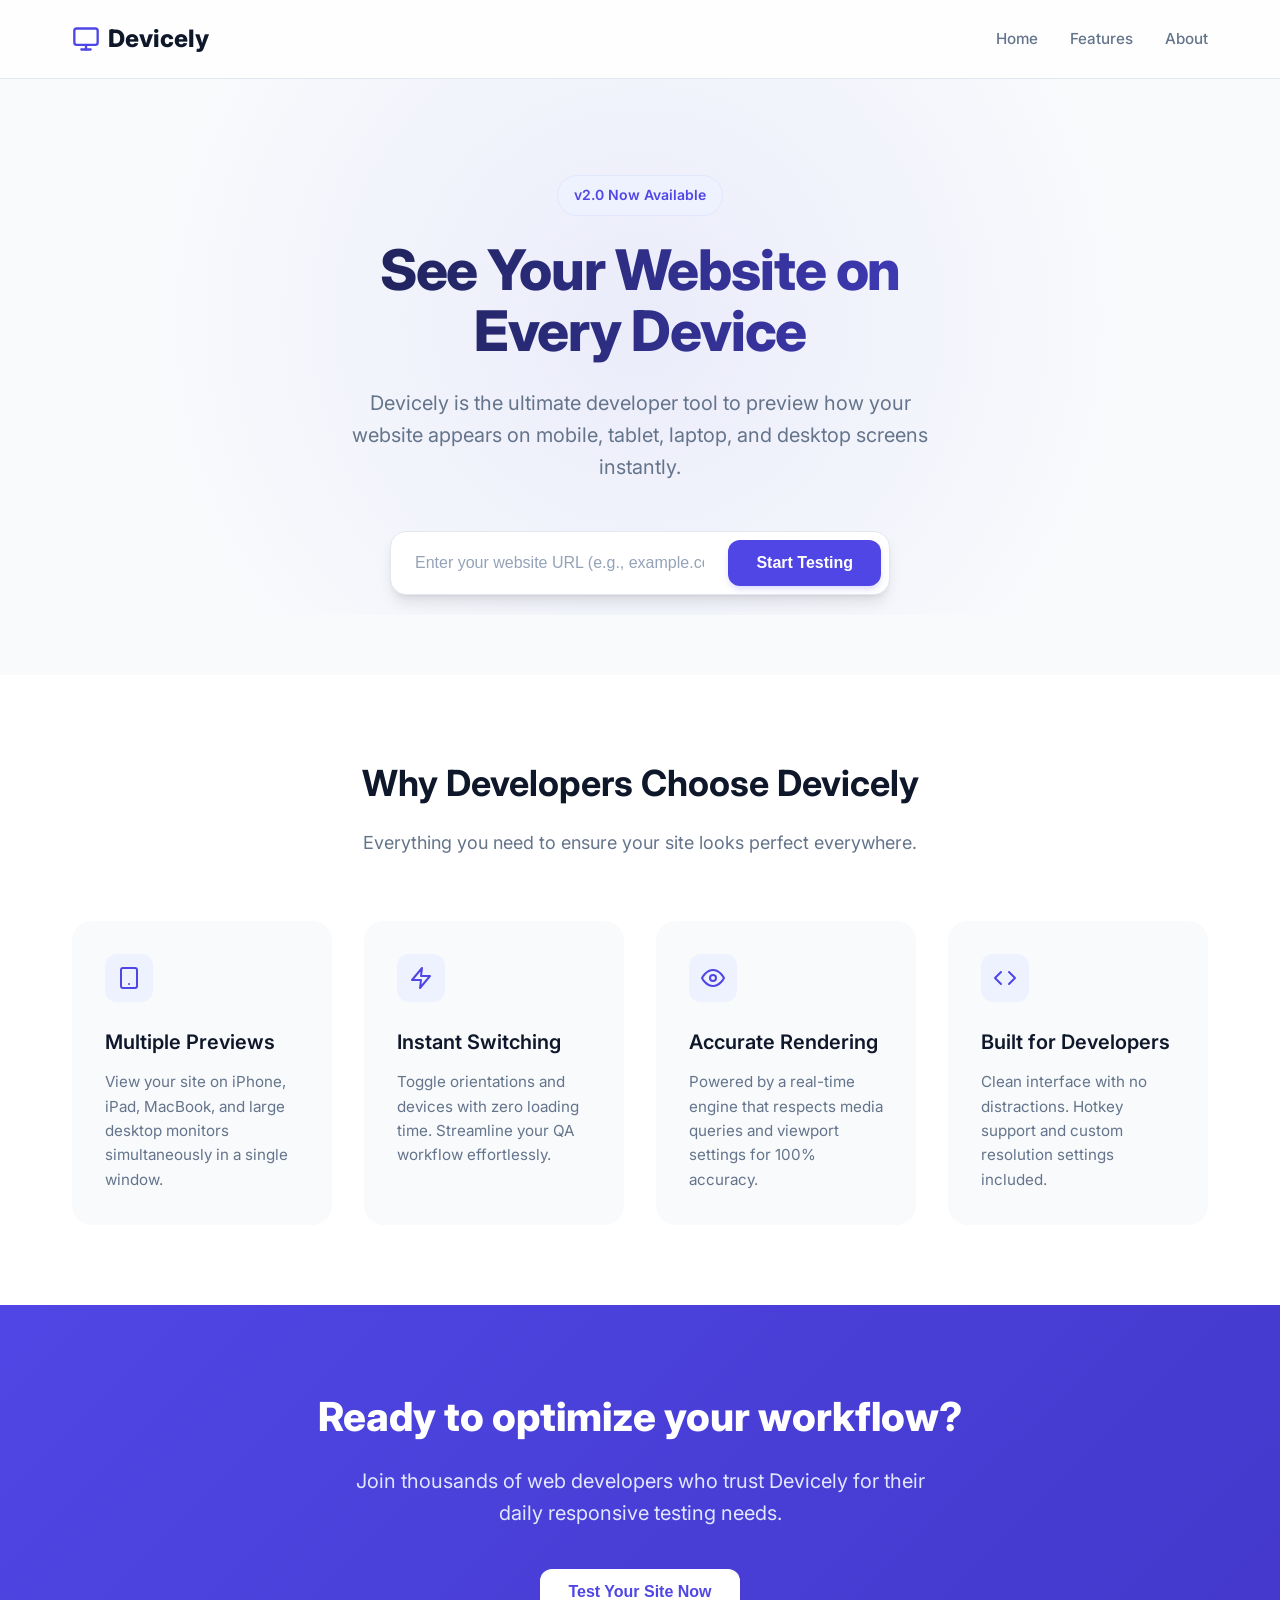
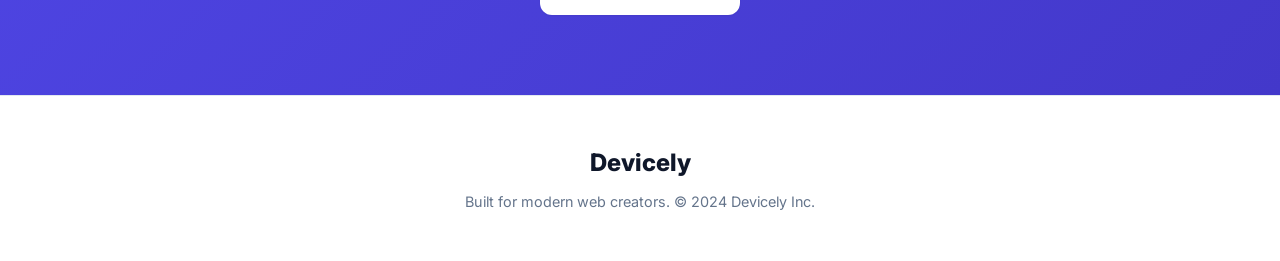
<file: index.html>
<!DOCTYPE html>
<html lang="en">
<head>
    <meta charset="UTF-8">
    <meta name="viewport" content="width=device-width, initial-scale=1.0">
    <title>Devicely - Responsive Website Preview Tool</title>
    <link rel="preconnect" href="https://fonts.googleapis.com">
    <link rel="preconnect" href="https://fonts.gstatic.com" crossorigin>
    <link href="https://fonts.googleapis.com/css2?family=Inter:wght@300;400;500;600;700;800&display=swap" rel="stylesheet">
    <style>
        :root {
            --primary: #4f46e5;
            --primary-hover: #4338ca;
            --secondary: #64748b;
            --dark: #0f172a;
            --light: #f8fafc;
            --white: #ffffff;
            --border: #e2e8f0;
            --shadow-sm: 0 1px 2px 0 rgb(0 0 0 / 0.05);
            --shadow-md: 0 4px 6px -1px rgb(0 0 0 / 0.1), 0 2px 4px -2px rgb(0 0 0 / 0.1);
            --shadow-lg: 0 10px 15px -3px rgb(0 0 0 / 0.1), 0 4px 6px -4px rgb(0 0 0 / 0.1);
            --radius: 12px;
            --font-sans: 'Inter', sans-serif;
        }

        * {
            box-sizing: border-box;
            margin: 0;
            padding: 0;
        }

        body {
            font-family: var(--font-sans);
            background-color: var(--light);
            color: var(--dark);
            line-height: 1.6;
            -webkit-font-smoothing: antialiased;
        }

        /* Layout & Utilities */
        .container {
            max-width: 1200px;
            margin: 0 auto;
            padding: 0 2rem;
        }

        a {
            text-decoration: none;
            color: inherit;
            transition: color 0.2s;
        }

        ul {
            list-style: none;
        }

        .btn {
            display: inline-block;
            padding: 0.875rem 1.75rem;
            border-radius: var(--radius);
            font-weight: 600;
            font-size: 1rem;
            cursor: pointer;
            transition: all 0.2s ease;
            border: none;
        }

        .btn-primary {
            background-color: var(--primary);
            color: var(--white);
            box-shadow: 0 4px 6px -1px rgba(79, 70, 229, 0.2);
        }

        .btn-primary:hover {
            background-color: var(--primary-hover);
            transform: translateY(-1px);
            box-shadow: 0 6px 10px -1px rgba(79, 70, 229, 0.3);
        }

        .btn-white {
            background-color: var(--white);
            color: var(--primary);
            box-shadow: var(--shadow-sm);
        }

        .btn-white:hover {
            background-color: #f1f5f9;
        }

        /* Navbar */
        .navbar {
            background-color: rgba(255, 255, 255, 0.8);
            backdrop-filter: blur(10px);
            border-bottom: 1px solid var(--border);
            position: sticky;
            top: 0;
            z-index: 100;
            padding: 1.25rem 0;
        }

        .nav-content {
            display: flex;
            justify-content: space-between;
            align-items: center;
        }

        .logo {
            font-size: 1.5rem;
            font-weight: 800;
            color: var(--dark);
            display: flex;
            align-items: center;
            gap: 0.5rem;
        }

        .logo span {
            color: var(--primary);
        }

        .nav-links {
            display: flex;
            gap: 2rem;
        }

        .nav-links a {
            font-weight: 500;
            color: var(--secondary);
            font-size: 0.95rem;
        }

        .nav-links a:hover {
            color: var(--primary);
        }

        /* Hero Section */
        .hero {
            padding: 6rem 0 5rem;
            text-align: center;
            position: relative;
            overflow: hidden;
        }

        .hero::before {
            content: '';
            position: absolute;
            top: -10%;
            left: 50%;
            transform: translateX(-50%);
            width: 100%;
            height: 100%;
            background: radial-gradient(circle at center, rgba(79, 70, 229, 0.08) 0%, transparent 70%);
            z-index: -1;
        }

        .badge {
            background-color: #eef2ff;
            color: var(--primary);
            padding: 0.5rem 1rem;
            border-radius: 9999px;
            font-size: 0.875rem;
            font-weight: 600;
            display: inline-block;
            margin-bottom: 1.5rem;
            border: 1px solid #e0e7ff;
        }

        .hero h1 {
            font-size: 3.5rem;
            line-height: 1.1;
            font-weight: 800;
            margin-bottom: 1.5rem;
            background: linear-gradient(to right, var(--dark), #4f46e5);
            -webkit-background-clip: text;
            -webkit-text-fill-color: transparent;
            letter-spacing: -0.02em;
        }

        .hero p {
            font-size: 1.25rem;
            color: var(--secondary);
            max-width: 600px;
            margin: 0 auto 3rem;
        }

        .url-input-container {
            max-width: 500px;
            margin: 0 auto;
            position: relative;
            background: var(--white);
            padding: 0.5rem;
            border-radius: 16px;
            box-shadow: var(--shadow-lg);
            border: 1px solid var(--border);
            display: flex;
            gap: 0.5rem;
        }

        .url-input-container input {
            flex: 1;
            border: none;
            padding: 0 1rem;
            font-size: 1rem;
            outline: none;
            border-radius: 8px;
            color: var(--dark);
        }

        .url-input-container input::placeholder {
            color: #94a3b8;
        }

        /* Features Section */
        .features {
            padding: 5rem 0;
            background-color: var(--white);
        }

        .section-header {
            text-align: center;
            margin-bottom: 4rem;
        }

        .section-header h2 {
            font-size: 2.25rem;
            font-weight: 700;
            margin-bottom: 1rem;
        }

        .section-header p {
            color: var(--secondary);
            font-size: 1.125rem;
        }

        .features-grid {
            display: grid;
            grid-template-columns: repeat(auto-fit, minmax(250px, 1fr));
            gap: 2rem;
        }

        .feature-card {
            background: var(--light);
            padding: 2rem;
            border-radius: 20px;
            transition: transform 0.3s ease, box-shadow 0.3s ease;
            border: 1px solid transparent;
        }

        .feature-card:hover {
            transform: translateY(-5px);
            background: var(--white);
            box-shadow: var(--shadow-md);
            border-color: var(--border);
        }

        .icon-box {
            width: 48px;
            height: 48px;
            background-color: #eef2ff;
            border-radius: 12px;
            display: flex;
            align-items: center;
            justify-content: center;
            margin-bottom: 1.5rem;
            color: var(--primary);
        }

        .feature-card h3 {
            font-size: 1.25rem;
            font-weight: 600;
            margin-bottom: 0.75rem;
        }

        .feature-card p {
            color: var(--secondary);
            font-size: 0.95rem;
            line-height: 1.6;
        }

        /* CTA Strip */
        .cta-strip {
            padding: 5rem 0;
            background: linear-gradient(135deg, var(--primary), #4338ca);
            color: var(--white);
            text-align: center;
        }

        .cta-content h2 {
            font-size: 2.5rem;
            font-weight: 800;
            margin-bottom: 1rem;
        }

        .cta-content p {
            font-size: 1.25rem;
            color: #e0e7ff;
            margin-bottom: 2.5rem;
            max-width: 600px;
            margin-left: auto;
            margin-right: auto;
        }

        /* Footer */
        .footer {
            background-color: var(--white);
            padding: 3rem 0;
            border-top: 1px solid var(--border);
            text-align: center;
        }

        .footer h4 {
            font-size: 1.5rem;
            font-weight: 800;
            margin-bottom: 0.5rem;
        }

        .footer p {
            color: var(--secondary);
            font-size: 0.9rem;
        }

        /* Icons (SVG) */
        svg {
            width: 24px;
            height: 24px;
            stroke-width: 2;
            stroke: currentColor;
            fill: none;
            stroke-linecap: round;
            stroke-linejoin: round;
        }

        /* Responsive */
        @media (max-width: 768px) {
            .hero h1 {
                font-size: 2.5rem;
            }
            .nav-links {
                display: none; /* Simple hiding for mobile for this demo */
            }
            .url-input-container {
                flex-direction: column;
                padding: 1rem;
            }
            .btn {
                width: 100%;
            }
        }
    </style>
</head>
<body>

    <nav class="navbar">
        <div class="container nav-content">
            <a href="#" class="logo">
                <svg viewBox="0 0 24 24" style="width: 28px; height: 28px; stroke: var(--primary);">
                    <rect x="2" y="3" width="20" height="14" rx="2" ry="2"></rect>
                    <line x1="8" y1="21" x2="16" y2="21"></line>
                    <line x1="12" y1="17" x2="12" y2="21"></line>
                </svg>
                Devicely
            </a>
            <div class="nav-links">
                <a href="#">Home</a>
                <a href="#features">Features</a>
                <a href="#about">About</a>
            </div>
        </div>
    </nav>

    <section class="hero">
        <div class="container">
            <span class="badge">v2.0 Now Available</span>
            <h1>See Your Website on<br>Every Device</h1>
            <p>Devicely is the ultimate developer tool to preview how your website appears on mobile, tablet, laptop, and desktop screens instantly.</p>
            
            <form action="#" onsubmit="event.preventDefault();" class="url-input-container">
                <input type="url" placeholder="Enter your website URL (e.g., example.com)" required>
                <button type="submit" class="btn btn-primary">Start Testing</button>
            </form>
        </div>
    </section>

    <section id="features" class="features">
        <div class="container">
            <div class="section-header">
                <h2>Why Developers Choose Devicely</h2>
                <p>Everything you need to ensure your site looks perfect everywhere.</p>
            </div>

            <div class="features-grid">
                <div class="feature-card">
                    <div class="icon-box">
                        <svg viewBox="0 0 24 24">
                            <rect x="4" y="2" width="16" height="20" rx="2"></rect>
                            <line x1="12" y1="18" x2="12.01" y2="18"></line>
                        </svg>
                    </div>
                    <h3>Multiple Previews</h3>
                    <p>View your site on iPhone, iPad, MacBook, and large desktop monitors simultaneously in a single window.</p>
                </div>

                <div class="feature-card">
                    <div class="icon-box">
                        <svg viewBox="0 0 24 24">
                            <polygon points="13 2 3 14 12 14 11 22 21 10 12 10 13 2"></polygon>
                        </svg>
                    </div>
                    <h3>Instant Switching</h3>
                    <p>Toggle orientations and devices with zero loading time. Streamline your QA workflow effortlessly.</p>
                </div>

                <div class="feature-card">
                    <div class="icon-box">
                        <svg viewBox="0 0 24 24">
                            <path d="M1 12s4-8 11-8 11 8 11 8-4 8-11 8-11-8-11-8z"></path>
                            <circle cx="12" cy="12" r="3"></circle>
                        </svg>
                    </div>
                    <h3>Accurate Rendering</h3>
                    <p>Powered by a real-time engine that respects media queries and viewport settings for 100% accuracy.</p>
                </div>

                <div class="feature-card">
                    <div class="icon-box">
                        <svg viewBox="0 0 24 24">
                            <polyline points="16 18 22 12 16 6"></polyline>
                            <polyline points="8 6 2 12 8 18"></polyline>
                        </svg>
                    </div>
                    <h3>Built for Developers</h3>
                    <p>Clean interface with no distractions. Hotkey support and custom resolution settings included.</p>
                </div>
            </div>
        </div>
    </section>

    <section class="cta-strip">
        <div class="container cta-content">
            <h2>Ready to optimize your workflow?</h2>
            <p>Join thousands of web developers who trust Devicely for their daily responsive testing needs.</p>
            <button class="btn btn-white">Test Your Site Now</button>
        </div>
    </section>

    <footer class="footer">
        <div class="container">
            <h4>Devicely</h4>
            <p>Built for modern web creators. &copy; 2024 Devicely Inc.</p>
        </div>
    </footer>

</body>
</html>
</file>
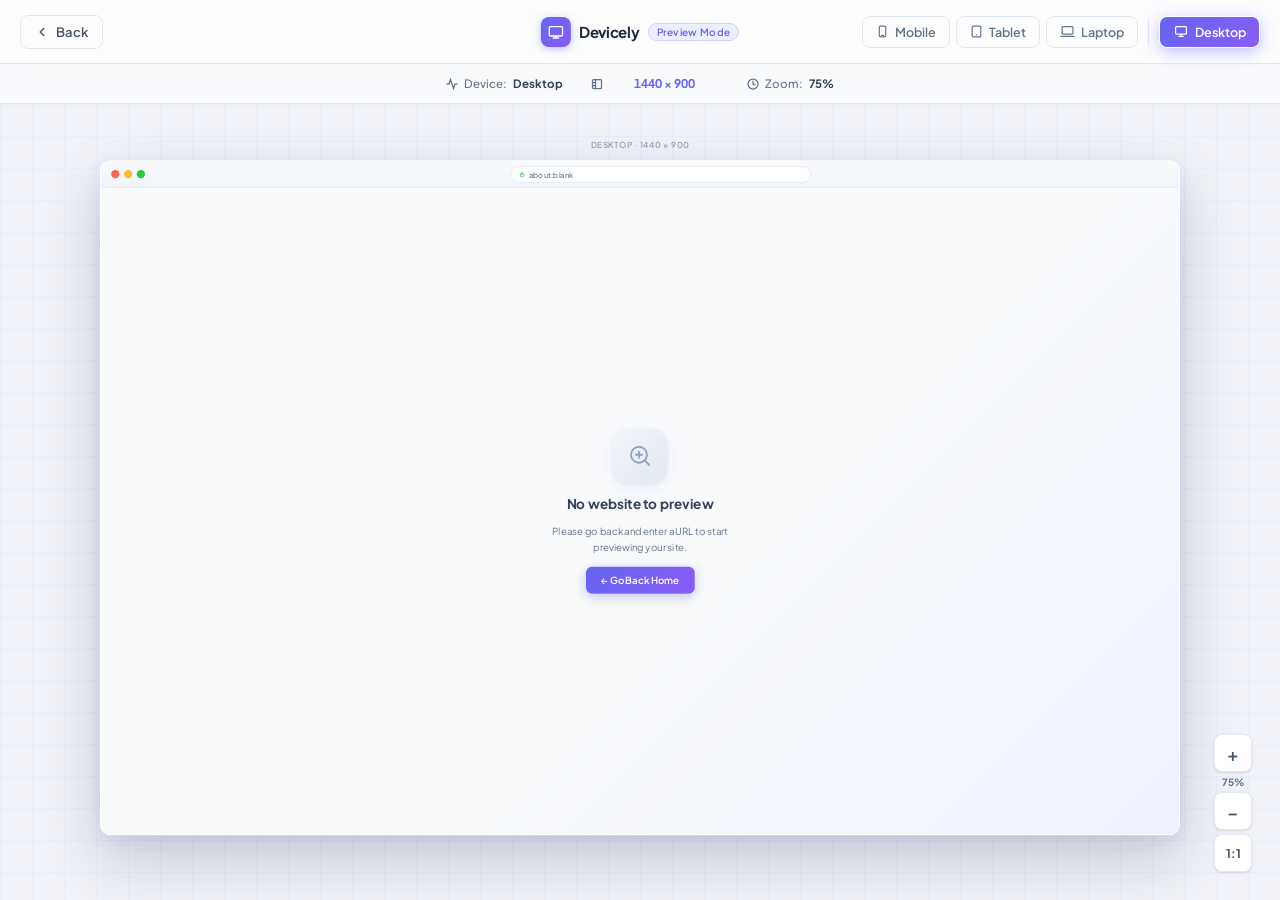
<file: preview.html>
<!DOCTYPE html>
<html lang="en">
<head>
  <meta charset="UTF-8" />
  <meta name="viewport" content="width=device-width, initial-scale=1.0" />
  <title>Devicely — Preview Mode</title>
  <link rel="preconnect" href="https://fonts.googleapis.com" />
  <link rel="preconnect" href="https://fonts.gstatic.com" crossorigin />
  <link href="https://fonts.googleapis.com/css2?family=Plus+Jakarta+Sans:wght@300;400;500;600;700;800&display=swap" rel="stylesheet" />
  <style>
    *, *::before, *::after { box-sizing: border-box; margin: 0; padding: 0; }

    :root {
      --indigo:   #6366f1;
      --purple:   #8b5cf6;
      --pink:     #ec4899;
      --cyan:     #22d3ee;
      --slate-50:  #f8fafc;
      --slate-100: #f1f5f9;
      --slate-200: #e2e8f0;
      --slate-300: #cbd5e1;
      --slate-400: #94a3b8;
      --slate-500: #64748b;
      --slate-600: #475569;
      --slate-700: #334155;
      --slate-800: #1e293b;
      --slate-900: #0f172a;
      --white:    #ffffff;

      --toolbar-h: 64px;
      --statusbar-h: 40px;
      --bg: #f0f2f8;
      --surface: #ffffff;
      --border: var(--slate-200);
      --accent: var(--indigo);
      --accent2: var(--purple);
      --radius-lg: 18px;
      --radius-md: 12px;
      --radius-sm: 8px;
      --shadow-sm: 0 1px 3px rgba(0,0,0,.07), 0 1px 2px rgba(0,0,0,.05);
      --shadow-md: 0 4px 16px rgba(99,102,241,.10), 0 2px 6px rgba(0,0,0,.06);
      --shadow-lg: 0 20px 60px rgba(99,102,241,.12), 0 8px 24px rgba(0,0,0,.08);
      --shadow-device: 0 32px 80px rgba(15,23,42,.18), 0 8px 24px rgba(99,102,241,.10);

      --transition: all .35s cubic-bezier(.4,0,.2,1);
    }

    html, body { height: 100%; overflow: hidden; }

    body {
      font-family: 'Plus Jakarta Sans', sans-serif;
      background: var(--bg);
      color: var(--slate-800);
      display: flex;
      flex-direction: column;
      height: 100vh;
    }

    /* ─── TOOLBAR ──────────────────────────────── */
    .toolbar {
      height: var(--toolbar-h);
      background: rgba(255,255,255,.85);
      backdrop-filter: blur(20px);
      -webkit-backdrop-filter: blur(20px);
      border-bottom: 1px solid var(--border);
      display: flex;
      align-items: center;
      padding: 0 20px;
      gap: 16px;
      z-index: 100;
      flex-shrink: 0;
      position: relative;
    }

    /* left */
    .toolbar-left {
      display: flex;
      align-items: center;
      gap: 12px;
      flex: 1;
    }

    .back-btn {
      display: flex;
      align-items: center;
      gap: 7px;
      padding: 8px 14px;
      border-radius: var(--radius-sm);
      background: transparent;
      border: 1.5px solid var(--border);
      color: var(--slate-600);
      font-size: 13px;
      font-weight: 600;
      font-family: inherit;
      cursor: pointer;
      transition: var(--transition);
      text-decoration: none;
      white-space: nowrap;
    }
    .back-btn:hover {
      background: var(--indigo);
      border-color: var(--indigo);
      color: #fff;
      box-shadow: 0 4px 14px rgba(99,102,241,.35);
      transform: translateX(-2px);
    }
    .back-btn svg { flex-shrink: 0; }

    .url-pill {
      display: flex;
      align-items: center;
      gap: 8px;
      background: var(--slate-100);
      border: 1px solid var(--border);
      border-radius: 999px;
      padding: 6px 14px;
      max-width: 340px;
      overflow: hidden;
    }
    .url-pill .dot {
      width: 8px; height: 8px;
      border-radius: 50%;
      background: #22c55e;
      flex-shrink: 0;
      animation: pulse-dot 2s ease-in-out infinite;
    }
    @keyframes pulse-dot {
      0%,100% { opacity:1; transform: scale(1); }
      50%      { opacity:.6; transform: scale(.85); }
    }
    .url-pill span {
      font-size: 12px;
      font-weight: 500;
      color: var(--slate-600);
      overflow: hidden;
      text-overflow: ellipsis;
      white-space: nowrap;
    }

    /* center */
    .toolbar-center {
      position: absolute;
      left: 50%;
      transform: translateX(-50%);
      display: flex;
      align-items: center;
      gap: 8px;
    }
    .toolbar-logo {
      width: 30px; height: 30px;
      border-radius: 8px;
      background: linear-gradient(135deg, var(--indigo), var(--purple));
      display: flex; align-items: center; justify-content: center;
      box-shadow: 0 2px 8px rgba(99,102,241,.4);
    }
    .toolbar-title {
      font-size: 15px;
      font-weight: 700;
      color: var(--slate-800);
      letter-spacing: -.3px;
    }
    .toolbar-badge {
      font-size: 10px;
      font-weight: 600;
      color: var(--indigo);
      background: rgba(99,102,241,.1);
      border: 1px solid rgba(99,102,241,.2);
      border-radius: 999px;
      padding: 2px 8px;
      letter-spacing: .3px;
    }

    /* right */
    .toolbar-right {
      display: flex;
      align-items: center;
      gap: 6px;
      flex: 1;
      justify-content: flex-end;
    }

    .device-btn {
      display: flex;
      align-items: center;
      gap: 6px;
      padding: 7px 13px;
      border-radius: var(--radius-sm);
      background: transparent;
      border: 1.5px solid var(--border);
      color: var(--slate-500);
      font-size: 12.5px;
      font-weight: 600;
      font-family: inherit;
      cursor: pointer;
      transition: var(--transition);
      white-space: nowrap;
      position: relative;
      overflow: hidden;
    }
    .device-btn::after {
      content: '';
      position: absolute;
      inset: 0;
      background: linear-gradient(135deg, var(--indigo), var(--purple));
      opacity: 0;
      transition: opacity .3s;
      z-index: 0;
    }
    .device-btn svg, .device-btn span { position: relative; z-index: 1; }
    .device-btn:hover {
      border-color: var(--indigo);
      color: var(--indigo);
      transform: translateY(-1px);
      box-shadow: 0 4px 12px rgba(99,102,241,.2);
    }
    .device-btn.active {
      border-color: transparent;
      color: #fff;
      box-shadow: 0 4px 16px rgba(99,102,241,.4);
    }
    .device-btn.active::after { opacity: 1; }

    .divider {
      width: 1px; height: 28px;
      background: var(--border);
      margin: 0 4px;
    }

    /* ─── STATUS BAR ───────────────────────────── */
    .statusbar {
      height: var(--statusbar-h);
      background: rgba(255,255,255,.6);
      backdrop-filter: blur(10px);
      border-bottom: 1px solid var(--border);
      display: flex;
      align-items: center;
      justify-content: center;
      gap: 28px;
      flex-shrink: 0;
    }
    .status-chip {
      display: flex;
      align-items: center;
      gap: 6px;
      font-size: 11.5px;
      font-weight: 500;
      color: var(--slate-500);
    }
    .status-chip strong {
      color: var(--slate-700);
      font-weight: 700;
    }
    #size-display {
      font-size: 12px;
      font-weight: 700;
      color: var(--indigo);
      font-variant-numeric: tabular-nums;
      min-width: 110px;
      text-align: center;
    }

    /* ─── CANVAS ───────────────────────────────── */
    .canvas {
      flex: 1;
      overflow: auto;
      display: flex;
      align-items: flex-start;
      justify-content: center;
      padding: 36px 24px 40px;
      position: relative;
    }

    /* subtle grid bg */
    .canvas::before {
      content: '';
      position: fixed;
      inset: calc(var(--toolbar-h) + var(--statusbar-h)) 0 0 0;
      background-image:
        linear-gradient(rgba(99,102,241,.04) 1px, transparent 1px),
        linear-gradient(90deg, rgba(99,102,241,.04) 1px, transparent 1px);
      background-size: 32px 32px;
      pointer-events: none;
      z-index: 0;
    }

    /* ─── DEVICE SHELL ─────────────────────────── */
    .device-shell-wrap {
      position: relative;
      z-index: 1;
    }

    .device-label {
      text-align: center;
      font-size: 11px;
      font-weight: 600;
      letter-spacing: .6px;
      text-transform: uppercase;
      color: var(--slate-400);
      margin-bottom: 14px;
    }

    .device-shell {
      background: var(--white);
      border-radius: var(--radius-lg);
      box-shadow: var(--shadow-device);
      overflow: hidden;
      transition: width .42s cubic-bezier(.4,0,.2,1),
                  height .42s cubic-bezier(.4,0,.2,1),
                  border-radius .3s ease;
      position: relative;
      display: flex;
      flex-direction: column;
      border: 1px solid rgba(255,255,255,.7);
    }

    /* chrome bar for laptop / desktop */
    .chrome-bar {
      height: 36px;
      background: linear-gradient(to bottom, #f8fafc, #f1f5f9);
      border-bottom: 1px solid var(--slate-200);
      display: flex;
      align-items: center;
      padding: 0 14px;
      gap: 10px;
      flex-shrink: 0;
    }
    .chrome-dots { display: flex; gap: 6px; }
    .chrome-dot {
      width: 11px; height: 11px;
      border-radius: 50%;
    }
    .dot-red   { background: #ff5f57; }
    .dot-yellow{ background: #febc2e; }
    .dot-green { background: #28c840; }

    .chrome-url-bar {
      flex: 1;
      height: 22px;
      background: white;
      border: 1px solid var(--slate-200);
      border-radius: 999px;
      display: flex;
      align-items: center;
      padding: 0 10px;
      font-size: 10px;
      color: var(--slate-500);
      font-weight: 500;
      overflow: hidden;
      max-width: 400px;
      margin: 0 auto;
    }
    .chrome-lock {
      width: 8px; height: 8px;
      margin-right: 5px;
      flex-shrink: 0;
      color: #22c55e;
    }
    .chrome-url-text {
      overflow: hidden; text-overflow: ellipsis; white-space: nowrap;
    }

    /* mobile notch bar */
    .notch-bar {
      height: 28px;
      background: var(--slate-900);
      display: flex;
      align-items: center;
      justify-content: center;
      flex-shrink: 0;
    }
    .notch {
      width: 80px; height: 16px;
      background: var(--slate-900);
      border-radius: 0 0 14px 14px;
      position: relative;
    }
    .notch::before {
      content: '';
      width: 8px; height: 8px;
      background: #1e293b;
      border-radius: 50%;
      position: absolute;
      top: 4px; left: 50%; transform: translateX(-50%);
      box-shadow: 0 0 0 2px #334155;
    }

    /* tablet top bar */
    .tablet-bar {
      height: 22px;
      background: var(--slate-100);
      border-bottom: 1px solid var(--slate-200);
      display: flex;
      align-items: center;
      justify-content: flex-end;
      padding: 0 10px;
      flex-shrink: 0;
      gap: 6px;
    }
    .tablet-cam {
      width: 7px; height: 7px;
      background: var(--slate-300);
      border-radius: 50%;
    }

    .frame-inner {
      flex: 1;
      overflow: hidden;
      display: flex;
      flex-direction: column;
    }

    .preview-iframe {
      width: 100%;
      height: 100%;
      border: none;
      display: block;
      flex: 1;
    }

    /* ─── NO URL STATE ─────────────────────────── */
    .no-url {
      width: 100%; height: 100%;
      display: flex;
      flex-direction: column;
      align-items: center;
      justify-content: center;
      gap: 16px;
      background: linear-gradient(135deg, #f8fafc 60%, #eef2ff 100%);
      padding: 40px;
    }
    .no-url-icon {
      width: 72px; height: 72px;
      border-radius: 20px;
      background: linear-gradient(135deg, var(--slate-100), var(--slate-200));
      display: flex; align-items: center; justify-content: center;
      box-shadow: var(--shadow-md);
    }
    .no-url h2 {
      font-size: 18px; font-weight: 700;
      color: var(--slate-700);
      text-align: center;
    }
    .no-url p {
      font-size: 13px; color: var(--slate-500);
      text-align: center;
      max-width: 260px;
      line-height: 1.6;
    }
    .no-url a {
      display: inline-flex; align-items: center; gap: 6px;
      padding: 10px 20px;
      border-radius: var(--radius-sm);
      background: linear-gradient(135deg, var(--indigo), var(--purple));
      color: #fff;
      font-size: 13px; font-weight: 600;
      text-decoration: none;
      box-shadow: 0 4px 14px rgba(99,102,241,.35);
      transition: var(--transition);
    }
    .no-url a:hover {
      transform: translateY(-2px);
      box-shadow: 0 8px 22px rgba(99,102,241,.45);
    }

    /* ─── ZOOM ─────────────────────────────────── */
    .zoom-controls {
      position: fixed;
      bottom: 28px;
      right: 28px;
      display: flex;
      flex-direction: column;
      gap: 4px;
      z-index: 200;
    }
    .zoom-btn {
      width: 38px; height: 38px;
      border-radius: var(--radius-sm);
      background: white;
      border: 1.5px solid var(--border);
      color: var(--slate-600);
      font-size: 18px;
      font-weight: 600;
      cursor: pointer;
      display: flex; align-items: center; justify-content: center;
      transition: var(--transition);
      box-shadow: var(--shadow-sm);
      font-family: inherit;
    }
    .zoom-btn:hover {
      background: var(--indigo);
      border-color: var(--indigo);
      color: white;
      box-shadow: 0 4px 14px rgba(99,102,241,.4);
      transform: scale(1.08);
    }
    #zoom-label {
      font-size: 10px; font-weight: 700;
      text-align: center; color: var(--slate-500);
      letter-spacing: .3px;
    }

    /* ─── LOADING OVERLAY ──────────────────────── */
    .loading-overlay {
      position: absolute;
      inset: 0;
      background: rgba(255,255,255,.85);
      backdrop-filter: blur(4px);
      display: flex; align-items: center; justify-content: center;
      z-index: 10;
      opacity: 0;
      pointer-events: none;
      transition: opacity .25s ease;
    }
    .loading-overlay.show { opacity: 1; pointer-events: auto; }
    .spinner {
      width: 36px; height: 36px;
      border: 3px solid var(--slate-200);
      border-top-color: var(--indigo);
      border-radius: 50%;
      animation: spin .75s linear infinite;
    }
    @keyframes spin { to { transform: rotate(360deg); } }

    /* ─── SCALE WRAPPER ─────────────────────────── */
    .scale-wrapper {
      transform-origin: top center;
      transition: transform .35s cubic-bezier(.4,0,.2,1);
    }

    /* ─── TOOLTIP ──────────────────────────────── */
    [data-tip] { position: relative; }
    [data-tip]:hover::after {
      content: attr(data-tip);
      position: absolute;
      bottom: calc(100% + 8px);
      left: 50%;
      transform: translateX(-50%);
      background: var(--slate-900);
      color: white;
      font-size: 11px;
      font-weight: 500;
      padding: 5px 10px;
      border-radius: 6px;
      white-space: nowrap;
      pointer-events: none;
      z-index: 999;
    }

    /* ─── ANIM ─────────────────────────────────── */
    @keyframes slide-up {
      from { opacity: 0; transform: translateY(18px); }
      to   { opacity: 1; transform: translateY(0);    }
    }
    .device-shell-wrap { animation: slide-up .5s cubic-bezier(.4,0,.2,1) both; }

  </style>
</head>
<body>

  <!-- ─── TOOLBAR ─────────────────────────────────────── -->
  <header class="toolbar">
    <div class="toolbar-left">
      <a href="index.html" class="back-btn" id="back-btn">
        <svg width="14" height="14" viewBox="0 0 24 24" fill="none" stroke="currentColor" stroke-width="2.5" stroke-linecap="round" stroke-linejoin="round">
          <polyline points="15 18 9 12 15 6"/>
        </svg>
        Back
      </a>
      <div class="url-pill" id="url-pill" style="display:none">
        <span class="dot"></span>
        <span id="url-display">—</span>
      </div>
    </div>

    <div class="toolbar-center">
      <div class="toolbar-logo">
        <svg width="16" height="16" viewBox="0 0 24 24" fill="none">
          <rect x="2" y="4" width="20" height="14" rx="2" stroke="white" stroke-width="2"/>
          <path d="M8 21h8M12 18v3" stroke="white" stroke-width="2" stroke-linecap="round"/>
        </svg>
      </div>
      <span class="toolbar-title">Devicely</span>
      <span class="toolbar-badge">Preview Mode</span>
    </div>

    <div class="toolbar-right">
      <button class="device-btn" data-device="mobile" data-tip="375 × 667">
        <svg width="13" height="13" viewBox="0 0 24 24" fill="none" stroke="currentColor" stroke-width="2.2" stroke-linecap="round">
          <rect x="6" y="2" width="12" height="20" rx="3"/>
          <line x1="10" y1="19" x2="14" y2="19" stroke-linecap="round"/>
        </svg>
        <span>Mobile</span>
      </button>
      <button class="device-btn" data-device="tablet" data-tip="768 × 1024">
        <svg width="13" height="13" viewBox="0 0 24 24" fill="none" stroke="currentColor" stroke-width="2.2" stroke-linecap="round">
          <rect x="4" y="2" width="16" height="20" rx="2"/>
          <circle cx="12" cy="18" r="1.2" fill="currentColor" stroke="none"/>
        </svg>
        <span>Tablet</span>
      </button>
      <button class="device-btn" data-device="laptop" data-tip="1024 × 768">
        <svg width="15" height="13" viewBox="0 0 24 24" fill="none" stroke="currentColor" stroke-width="2.2" stroke-linecap="round">
          <rect x="2" y="3" width="20" height="14" rx="2"/>
          <path d="M0 21h24"/>
        </svg>
        <span>Laptop</span>
      </button>
      <div class="divider"></div>
      <button class="device-btn active" data-device="desktop" data-tip="1440 × 900">
        <svg width="16" height="13" viewBox="0 0 24 24" fill="none" stroke="currentColor" stroke-width="2.2" stroke-linecap="round">
          <rect x="2" y="3" width="20" height="14" rx="2"/>
          <path d="M8 21h8M12 17v4" stroke-linecap="round"/>
        </svg>
        <span>Desktop</span>
      </button>
    </div>
  </header>

  <!-- ─── STATUS BAR ─────────────────────────────────── -->
  <div class="statusbar">
    <div class="status-chip">
      <svg width="12" height="12" viewBox="0 0 24 24" fill="none" stroke="currentColor" stroke-width="2.5" stroke-linecap="round">
        <polyline points="22 12 18 12 15 21 9 3 6 12 2 12"/>
      </svg>
      Device: <strong id="device-name-display">Desktop</strong>
    </div>
    <div class="status-chip">
      <svg width="12" height="12" viewBox="0 0 24 24" fill="none" stroke="currentColor" stroke-width="2.5" stroke-linecap="round">
        <rect x="3" y="3" width="18" height="18" rx="2"/>
        <path d="M9 3v18M3 9h6M3 15h6"/>
      </svg>
      <span id="size-display">1440 × 900</span>
    </div>
    <div class="status-chip">
      <svg width="12" height="12" viewBox="0 0 24 24" fill="none" stroke="currentColor" stroke-width="2.5" stroke-linecap="round">
        <circle cx="12" cy="12" r="10"/>
        <polyline points="12 6 12 12 16 14"/>
      </svg>
      Zoom: <strong id="zoom-pct">100%</strong>
    </div>
    <div class="status-chip" id="status-live" style="display:none">
      <span style="width:7px;height:7px;background:#22c55e;border-radius:50%;display:inline-block;animation:pulse-dot 2s ease-in-out infinite"></span>
      Live Preview
    </div>
  </div>

  <!-- ─── CANVAS ─────────────────────────────────────── -->
  <div class="canvas" id="canvas">
    <div class="scale-wrapper" id="scale-wrapper">
      <div class="device-shell-wrap" id="device-shell-wrap">
        <div class="device-label" id="device-label">Desktop · 1440 × 900</div>

        <div class="device-shell" id="device-shell" style="width:1440px;height:900px">
          <!-- chrome bar injected by JS -->
          <div class="frame-inner" id="frame-inner">
            <div class="loading-overlay" id="loading-overlay">
              <div class="spinner"></div>
            </div>
            <!-- iframe or no-url message will be placed here -->
          </div>
        </div>

      </div>
    </div>
  </div>

  <!-- ─── ZOOM CONTROLS ──────────────────────────────── -->
  <div class="zoom-controls">
    <button class="zoom-btn" id="zoom-in" title="Zoom in">+</button>
    <span id="zoom-label">Zoom</span>
    <button class="zoom-btn" id="zoom-out" title="Zoom out">−</button>
    <button class="zoom-btn" id="zoom-reset" title="Reset zoom" style="font-size:12px;font-weight:700;">1:1</button>
  </div>

  <script>
    /* ────────────────────────────────────────────────────
       DATA
    ──────────────────────────────────────────────────── */
    const DEVICES = {
      mobile:  { w: 375,  h: 667,  label: 'Mobile',  chrome: 'mobile'  },
      tablet:  { w: 768,  h: 1024, label: 'Tablet',  chrome: 'tablet'  },
      laptop:  { w: 1024, h: 768,  label: 'Laptop',  chrome: 'desktop' },
      desktop: { w: 1440, h: 900,  label: 'Desktop', chrome: 'desktop' },
    };

    let currentDevice = 'desktop';
    let currentZoom = 1.0;
    let previewURL = '';

    /* ────────────────────────────────────────────────────
       DOM REFS
    ──────────────────────────────────────────────────── */
    const shell         = document.getElementById('device-shell');
    const frameInner    = document.getElementById('frame-inner');
    const deviceLabel   = document.getElementById('device-label');
    const sizeDisplay   = document.getElementById('size-display');
    const deviceNameDsp = document.getElementById('device-name-display');
    const scaleWrapper  = document.getElementById('scale-wrapper');
    const urlPill       = document.getElementById('url-pill');
    const urlDisplay    = document.getElementById('url-display');
    const loadingOverlay= document.getElementById('loading-overlay');
    const zoomPct       = document.getElementById('zoom-pct');
    const statusLive    = document.getElementById('status-live');

    /* ────────────────────────────────────────────────────
       CHROME BAR BUILDERS
    ──────────────────────────────────────────────────── */
    function desktopChrome(url) {
      const bar = document.createElement('div');
      bar.className = 'chrome-bar';
      bar.innerHTML = `
        <div class="chrome-dots">
          <div class="chrome-dot dot-red"></div>
          <div class="chrome-dot dot-yellow"></div>
          <div class="chrome-dot dot-green"></div>
        </div>
        <div class="chrome-url-bar">
          <svg class="chrome-lock" viewBox="0 0 24 24" fill="none" stroke="currentColor" stroke-width="2.5" stroke-linecap="round">
            <rect x="5" y="11" width="14" height="10" rx="2"/>
            <path d="M8 11V7a4 4 0 0 1 8 0v4"/>
          </svg>
          <span class="chrome-url-text">${url || 'about:blank'}</span>
        </div>`;
      return bar;
    }

    function mobileChrome() {
      const bar = document.createElement('div');
      bar.className = 'notch-bar';
      bar.innerHTML = `<div class="notch"></div>`;
      return bar;
    }

    function tabletChrome() {
      const bar = document.createElement('div');
      bar.className = 'tablet-bar';
      bar.innerHTML = `<div class="tablet-cam"></div>`;
      return bar;
    }

    /* ────────────────────────────────────────────────────
       RENDER DEVICE
    ──────────────────────────────────────────────────── */
    function renderDevice(deviceKey) {
      const d = DEVICES[deviceKey];
      currentDevice = deviceKey;

      // update shell size
      shell.style.width  = d.w + 'px';
      shell.style.height = d.h + 'px';

      // border-radius: rounder for mobile
      shell.style.borderRadius = deviceKey === 'mobile' ? '32px' :
                                  deviceKey === 'tablet' ? '22px' : '14px';

      // label
      deviceLabel.textContent = `${d.label} · ${d.w} × ${d.h}`;
      sizeDisplay.textContent = `${d.w} × ${d.h}`;
      deviceNameDsp.textContent = d.label;

      // rebuild frame inner
      frameInner.innerHTML = '';

      // chrome
      const chromeEl = d.chrome === 'mobile' ? mobileChrome()
                      : d.chrome === 'tablet' ? tabletChrome()
                      : desktopChrome(previewURL);
      frameInner.appendChild(chromeEl);

      // loading
      frameInner.appendChild(loadingOverlay);

      // content
      if (previewURL) {
        showLoading(true);
        const iframe = document.createElement('iframe');
        iframe.className = 'preview-iframe';
        iframe.setAttribute('sandbox', 'allow-scripts allow-same-origin allow-forms allow-popups allow-popups-to-escape-sandbox');
        iframe.setAttribute('loading', 'lazy');
        iframe.src = previewURL;
        iframe.onload = () => { showLoading(false); };
        iframe.onerror = () => { showLoading(false); };
        frameInner.appendChild(iframe);
        statusLive.style.display = 'flex';
      } else {
        const noURL = document.createElement('div');
        noURL.className = 'no-url';
        noURL.innerHTML = `
          <div class="no-url-icon">
            <svg width="32" height="32" viewBox="0 0 24 24" fill="none" stroke="#94a3b8" stroke-width="1.8" stroke-linecap="round">
              <circle cx="11" cy="11" r="8"/><line x1="21" y1="21" x2="16.65" y2="16.65"/>
              <line x1="11" y1="8" x2="11" y2="14"/><line x1="8" y1="11" x2="14" y2="11"/>
            </svg>
          </div>
          <h2>No website to preview</h2>
          <p>Please go back and enter a URL to start previewing your site.</p>
          <a href="index.html">← Go Back Home</a>`;
        frameInner.appendChild(noURL);
      }

      // auto-zoom to fit canvas
      applyAutoZoom();
    }

    /* ────────────────────────────────────────────────────
       ZOOM
    ──────────────────────────────────────────────────── */
    function applyZoom(z) {
      currentZoom = Math.min(2, Math.max(0.1, z));
      scaleWrapper.style.transform = `scale(${currentZoom})`;
      zoomPct.textContent = Math.round(currentZoom * 100) + '%';
      document.getElementById('zoom-label').textContent = Math.round(currentZoom * 100) + '%';
    }

    function applyAutoZoom() {
      const canvas = document.getElementById('canvas');
      const d = DEVICES[currentDevice];
      const padW = 80, padH = 120;
      const availW = canvas.clientWidth - padW;
      const availH = canvas.clientHeight - padH;
      const zW = availW / d.w;
      const zH = availH / d.h;
      const z  = Math.min(zW, zH, 1.0);
      applyZoom(parseFloat(z.toFixed(2)));
    }

    document.getElementById('zoom-in').addEventListener('click',    () => applyZoom(currentZoom + 0.1));
    document.getElementById('zoom-out').addEventListener('click',   () => applyZoom(currentZoom - 0.1));
    document.getElementById('zoom-reset').addEventListener('click', () => applyAutoZoom());

    /* ────────────────────────────────────────────────────
       LOADING
    ──────────────────────────────────────────────────── */
    function showLoading(show) {
      if (show) loadingOverlay.classList.add('show');
      else      loadingOverlay.classList.remove('show');
    }

    /* ────────────────────────────────────────────────────
       DEVICE BUTTONS
    ──────────────────────────────────────────────────── */
    document.querySelectorAll('.device-btn').forEach(btn => {
      btn.addEventListener('click', () => {
        document.querySelectorAll('.device-btn').forEach(b => b.classList.remove('active'));
        btn.classList.add('active');
        renderDevice(btn.dataset.device);
      });
    });

    /* ────────────────────────────────────────────────────
       BACK BUTTON HREF
    ──────────────────────────────────────────────────── */
    // allow plain home.html or index.html
    document.getElementById('back-btn').setAttribute('href', 'index.html');

    /* ────────────────────────────────────────────────────
       INIT
    ──────────────────────────────────────────────────── */
    function init() {
      previewURL = localStorage.getItem('previewURL') || '';

      if (previewURL) {
        urlPill.style.display = 'flex';
        urlDisplay.textContent = previewURL.replace(/^https?:\/\//, '');
      }

      renderDevice('desktop');
    }

    init();

    /* ────────────────────────────────────────────────────
       RESIZE — RE-AUTO-ZOOM
    ──────────────────────────────────────────────────── */
    let resizeTimer;
    window.addEventListener('resize', () => {
      clearTimeout(resizeTimer);
      resizeTimer = setTimeout(() => applyAutoZoom(), 120);
    });

    /* ────────────────────────────────────────────────────
       KEYBOARD SHORTCUTS
    ──────────────────────────────────────────────────── */
    window.addEventListener('keydown', e => {
      if (e.ctrlKey || e.metaKey) {
        if (e.key === '=' || e.key === '+') { e.preventDefault(); applyZoom(currentZoom + 0.1); }
        if (e.key === '-')                  { e.preventDefault(); applyZoom(currentZoom - 0.1); }
        if (e.key === '0')                  { e.preventDefault(); applyAutoZoom(); }
      }
      // 1-4 to switch devices
      const map = { '1':'mobile', '2':'tablet', '3':'laptop', '4':'desktop' };
      if (map[e.key] && !e.ctrlKey && !e.metaKey) {
        document.querySelectorAll('.device-btn').forEach(b => b.classList.remove('active'));
        document.querySelector(`[data-device="${map[e.key]}"]`).classList.add('active');
        renderDevice(map[e.key]);
      }
    });
  </script>
</body>
</htmlD
</file>
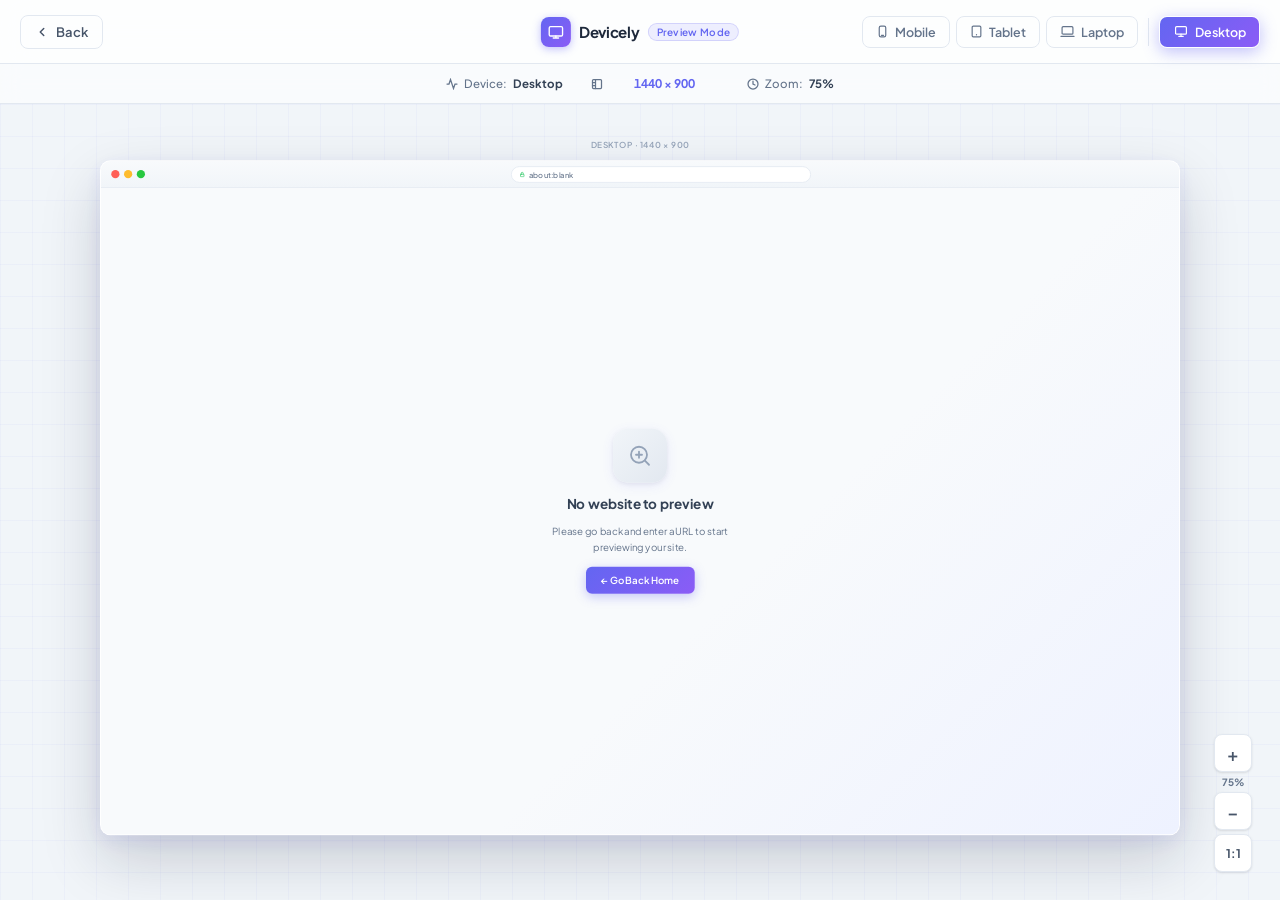
<file: frontend/preview.html>
<!DOCTYPE html>
<html lang="en">
<head>
  <meta charset="UTF-8" />
  <meta name="viewport" content="width=device-width, initial-scale=1.0" />
  <title>Devicely — Preview Mode</title>
  <link rel="preconnect" href="https://fonts.googleapis.com" />
  <link rel="preconnect" href="https://fonts.gstatic.com" crossorigin />
  <link href="https://fonts.googleapis.com/css2?family=Plus+Jakarta+Sans:wght@300;400;500;600;700;800&display=swap" rel="stylesheet" />
<link rel="stylesheet" href="style.css">
</head>
<body>

  <!-- ─── TOOLBAR ─────────────────────────────────────── -->
  <header class="toolbar">
    <div class="toolbar-left">
      <a href="home.html" class="back-btn" id="back-btn">
        <svg width="14" height="14" viewBox="0 0 24 24" fill="none" stroke="currentColor" stroke-width="2.5" stroke-linecap="round" stroke-linejoin="round">
          <polyline points="15 18 9 12 15 6"/>
        </svg>
        Back
      </a>
      <div class="url-pill" id="url-pill" style="display:none">
        <span class="dot"></span>
        <span id="url-display">—</span>
      </div>
    </div>

    <div class="toolbar-center">
      <div class="toolbar-logo">
        <svg width="16" height="16" viewBox="0 0 24 24" fill="none">
          <rect x="2" y="4" width="20" height="14" rx="2" stroke="white" stroke-width="2"/>
          <path d="M8 21h8M12 18v3" stroke="white" stroke-width="2" stroke-linecap="round"/>
        </svg>
      </div>
      <span class="toolbar-title">Devicely</span>
      <span class="toolbar-badge">Preview Mode</span>
    </div>

    <div class="toolbar-right">
      <button class="device-btn" data-device="mobile" data-tip="375 × 667">
        <svg width="13" height="13" viewBox="0 0 24 24" fill="none" stroke="currentColor" stroke-width="2.2" stroke-linecap="round">
          <rect x="6" y="2" width="12" height="20" rx="3"/>
          <line x1="10" y1="19" x2="14" y2="19" stroke-linecap="round"/>
        </svg>
        <span>Mobile</span>
      </button>
      <button class="device-btn" data-device="tablet" data-tip="768 × 1024">
        <svg width="13" height="13" viewBox="0 0 24 24" fill="none" stroke="currentColor" stroke-width="2.2" stroke-linecap="round">
          <rect x="4" y="2" width="16" height="20" rx="2"/>
          <circle cx="12" cy="18" r="1.2" fill="currentColor" stroke="none"/>
        </svg>
        <span>Tablet</span>
      </button>
      <button class="device-btn" data-device="laptop" data-tip="1024 × 768">
        <svg width="15" height="13" viewBox="0 0 24 24" fill="none" stroke="currentColor" stroke-width="2.2" stroke-linecap="round">
          <rect x="2" y="3" width="20" height="14" rx="2"/>
          <path d="M0 21h24"/>
        </svg>
        <span>Laptop</span>
      </button>
      <div class="divider"></div>
      <button class="device-btn active" data-device="desktop" data-tip="1440 × 900">
        <svg width="16" height="13" viewBox="0 0 24 24" fill="none" stroke="currentColor" stroke-width="2.2" stroke-linecap="round">
          <rect x="2" y="3" width="20" height="14" rx="2"/>
          <path d="M8 21h8M12 17v4" stroke-linecap="round"/>
        </svg>
        <span>Desktop</span>
      </button>
    </div>
  </header>

  <!-- ─── STATUS BAR ─────────────────────────────────── -->
  <div class="statusbar">
    <div class="status-chip">
      <svg width="12" height="12" viewBox="0 0 24 24" fill="none" stroke="currentColor" stroke-width="2.5" stroke-linecap="round">
        <polyline points="22 12 18 12 15 21 9 3 6 12 2 12"/>
      </svg>
      Device: <strong id="device-name-display">Desktop</strong>
    </div>
    <div class="status-chip">
      <svg width="12" height="12" viewBox="0 0 24 24" fill="none" stroke="currentColor" stroke-width="2.5" stroke-linecap="round">
        <rect x="3" y="3" width="18" height="18" rx="2"/>
        <path d="M9 3v18M3 9h6M3 15h6"/>
      </svg>
      <span id="size-display">1440 × 900</span>
    </div>
    <div class="status-chip">
      <svg width="12" height="12" viewBox="0 0 24 24" fill="none" stroke="currentColor" stroke-width="2.5" stroke-linecap="round">
        <circle cx="12" cy="12" r="10"/>
        <polyline points="12 6 12 12 16 14"/>
      </svg>
      Zoom: <strong id="zoom-pct">100%</strong>
    </div>
    <div class="status-chip" id="status-live" style="display:none">
      <span style="width:7px;height:7px;background:#22c55e;border-radius:50%;display:inline-block;animation:pulse-dot 2s ease-in-out infinite"></span>
      Live Preview
    </div>
  </div>

  <!-- ─── CANVAS ─────────────────────────────────────── -->
  <div class="canvas" id="canvas">
    <div class="scale-wrapper" id="scale-wrapper">
      <div class="device-shell-wrap" id="device-shell-wrap">
        <div class="device-label" id="device-label">Desktop · 1440 × 900</div>

        <div class="device-shell" id="device-shell" style="width:1440px;height:900px">
          <!-- chrome bar injected by JS -->
          <div class="frame-inner" id="frame-inner">
            <div class="loading-overlay" id="loading-overlay">
              <div class="spinner"></div>
            </div>
            <!-- iframe or no-url message will be placed here -->
          </div>
        </div>

      </div>
    </div>
  </div>

  <!-- ─── ZOOM CONTROLS ──────────────────────────────── -->
  <div class="zoom-controls">
    <button class="zoom-btn" id="zoom-in" title="Zoom in">+</button>
    <span id="zoom-label">Zoom</span>
    <button class="zoom-btn" id="zoom-out" title="Zoom out">−</button>
    <button class="zoom-btn" id="zoom-reset" title="Reset zoom" style="font-size:12px;font-weight:700;">1:1</button>
  </div>

  <script>
    /* ────────────────────────────────────────────────────
       DATA
    ──────────────────────────────────────────────────── */
    const DEVICES = {
      mobile:  { w: 375,  h: 667,  label: 'Mobile',  chrome: 'mobile'  },
      tablet:  { w: 768,  h: 1024, label: 'Tablet',  chrome: 'tablet'  },
      laptop:  { w: 1024, h: 768,  label: 'Laptop',  chrome: 'desktop' },
      desktop: { w: 1440, h: 900,  label: 'Desktop', chrome: 'desktop' },
    };

    let currentDevice = 'desktop';
    let currentZoom = 1.0;
    let previewURL = '';

    /* ────────────────────────────────────────────────────
       DOM REFS
    ──────────────────────────────────────────────────── */
    const shell         = document.getElementById('device-shell');
    const frameInner    = document.getElementById('frame-inner');
    const deviceLabel   = document.getElementById('device-label');
    const sizeDisplay   = document.getElementById('size-display');
    const deviceNameDsp = document.getElementById('device-name-display');
    const scaleWrapper  = document.getElementById('scale-wrapper');
    const urlPill       = document.getElementById('url-pill');
    const urlDisplay    = document.getElementById('url-display');
    const loadingOverlay= document.getElementById('loading-overlay');
    const zoomPct       = document.getElementById('zoom-pct');
    const statusLive    = document.getElementById('status-live');

    /* ────────────────────────────────────────────────────
       CHROME BAR BUILDERS
    ──────────────────────────────────────────────────── */
    function desktopChrome(url) {
      const bar = document.createElement('div');
      bar.className = 'chrome-bar';
      bar.innerHTML = `
        <div class="chrome-dots">
          <div class="chrome-dot dot-red"></div>
          <div class="chrome-dot dot-yellow"></div>
          <div class="chrome-dot dot-green"></div>
        </div>
        <div class="chrome-url-bar">
          <svg class="chrome-lock" viewBox="0 0 24 24" fill="none" stroke="currentColor" stroke-width="2.5" stroke-linecap="round">
            <rect x="5" y="11" width="14" height="10" rx="2"/>
            <path d="M8 11V7a4 4 0 0 1 8 0v4"/>
          </svg>
          <span class="chrome-url-text">${url || 'about:blank'}</span>
        </div>`;
      return bar;
    }

    function mobileChrome() {
      const bar = document.createElement('div');
      bar.className = 'notch-bar';
      bar.innerHTML = `<div class="notch"></div>`;
      return bar;
    }

    function tabletChrome() {
      const bar = document.createElement('div');
      bar.className = 'tablet-bar';
      bar.innerHTML = `<div class="tablet-cam"></div>`;
      return bar;
    }

    /* ────────────────────────────────────────────────────
       RENDER DEVICE
    ──────────────────────────────────────────────────── */
    function renderDevice(deviceKey) {
      const d = DEVICES[deviceKey];
      currentDevice = deviceKey;

      // update shell size
      shell.style.width  = d.w + 'px';
      shell.style.height = d.h + 'px';

      // border-radius: rounder for mobile
      shell.style.borderRadius = deviceKey === 'mobile' ? '32px' :
                                  deviceKey === 'tablet' ? '22px' : '14px';

      // label
      deviceLabel.textContent = `${d.label} · ${d.w} × ${d.h}`;
      sizeDisplay.textContent = `${d.w} × ${d.h}`;
      deviceNameDsp.textContent = d.label;

      // rebuild frame inner
      frameInner.innerHTML = '';

      // chrome
      const chromeEl = d.chrome === 'mobile' ? mobileChrome()
                      : d.chrome === 'tablet' ? tabletChrome()
                      : desktopChrome(previewURL);
      frameInner.appendChild(chromeEl);

      // loading
      frameInner.appendChild(loadingOverlay);

      // content
      if (previewURL) {
        showLoading(true);
        const iframe = document.createElement('iframe');
        iframe.className = 'preview-iframe';
        iframe.setAttribute('sandbox', 'allow-scripts allow-same-origin allow-forms allow-popups allow-popups-to-escape-sandbox');
        iframe.setAttribute('loading', 'lazy');
        iframe.src = previewURL;
        iframe.onload = () => { showLoading(false); };
        iframe.onerror = () => { showLoading(false); };
        frameInner.appendChild(iframe);
        statusLive.style.display = 'flex';
      } else {
        const noURL = document.createElement('div');
        noURL.className = 'no-url';
        noURL.innerHTML = `
          <div class="no-url-icon">
            <svg width="32" height="32" viewBox="0 0 24 24" fill="none" stroke="#94a3b8" stroke-width="1.8" stroke-linecap="round">
              <circle cx="11" cy="11" r="8"/><line x1="21" y1="21" x2="16.65" y2="16.65"/>
              <line x1="11" y1="8" x2="11" y2="14"/><line x1="8" y1="11" x2="14" y2="11"/>
            </svg>
          </div>
          <h2>No website to preview</h2>
          <p>Please go back and enter a URL to start previewing your site.</p>
          <a href="home.html">← Go Back Home</a>`;
        frameInner.appendChild(noURL);
      }

      // auto-zoom to fit canvas
      applyAutoZoom();
    }

    /* ────────────────────────────────────────────────────
       ZOOM
    ──────────────────────────────────────────────────── */
    function applyZoom(z) {
      currentZoom = Math.min(2, Math.max(0.1, z));
      scaleWrapper.style.transform = `scale(${currentZoom})`;
      zoomPct.textContent = Math.round(currentZoom * 100) + '%';
      document.getElementById('zoom-label').textContent = Math.round(currentZoom * 100) + '%';
    }

    function applyAutoZoom() {
      const canvas = document.getElementById('canvas');
      const d = DEVICES[currentDevice];
      const padW = 80, padH = 120;
      const availW = canvas.clientWidth - padW;
      const availH = canvas.clientHeight - padH;
      const zW = availW / d.w;
      const zH = availH / d.h;
      const z  = Math.min(zW, zH, 1.0);
      applyZoom(parseFloat(z.toFixed(2)));
    }

    document.getElementById('zoom-in').addEventListener('click',    () => applyZoom(currentZoom + 0.1));
    document.getElementById('zoom-out').addEventListener('click',   () => applyZoom(currentZoom - 0.1));
    document.getElementById('zoom-reset').addEventListener('click', () => applyAutoZoom());

    /* ────────────────────────────────────────────────────
       LOADING
    ──────────────────────────────────────────────────── */
    function showLoading(show) {
      if (show) loadingOverlay.classList.add('show');
      else      loadingOverlay.classList.remove('show');
    }

    /* ────────────────────────────────────────────────────
       DEVICE BUTTONS
    ──────────────────────────────────────────────────── */
    document.querySelectorAll('.device-btn').forEach(btn => {
      btn.addEventListener('click', () => {
        document.querySelectorAll('.device-btn').forEach(b => b.classList.remove('active'));
        btn.classList.add('active');
        renderDevice(btn.dataset.device);
      });
    });

    /* ────────────────────────────────────────────────────
       BACK BUTTON HREF
    ──────────────────────────────────────────────────── */
    // allow plain home.html or index.html
    document.getElementById('back-btn').setAttribute('href', 'home.html');

    /* ────────────────────────────────────────────────────
       INIT
    ──────────────────────────────────────────────────── */
    function init() {
      previewURL = localStorage.getItem('previewURL') || '';

      if (previewURL) {
        urlPill.style.display = 'flex';
        urlDisplay.textContent = previewURL.replace(/^https?:\/\//, '');
      }

      renderDevice('desktop');
    }

    init();

    /* ────────────────────────────────────────────────────
       RESIZE — RE-AUTO-ZOOM
    ──────────────────────────────────────────────────── */
    let resizeTimer;
    window.addEventListener('resize', () => {
      clearTimeout(resizeTimer);
      resizeTimer = setTimeout(() => applyAutoZoom(), 120);
    });

    /* ────────────────────────────────────────────────────
       KEYBOARD SHORTCUTS
    ──────────────────────────────────────────────────── */
    window.addEventListener('keydown', e => {
      if (e.ctrlKey || e.metaKey) {
        if (e.key === '=' || e.key === '+') { e.preventDefault(); applyZoom(currentZoom + 0.1); }
        if (e.key === '-')                  { e.preventDefault(); applyZoom(currentZoom - 0.1); }
        if (e.key === '0')                  { e.preventDefault(); applyAutoZoom(); }
      }
      // 1-4 to switch devices
      const map = { '1':'mobile', '2':'tablet', '3':'laptop', '4':'desktop' };
      if (map[e.key] && !e.ctrlKey && !e.metaKey) {
        document.querySelectorAll('.device-btn').forEach(b => b.classList.remove('active'));
        document.querySelector(`[data-device="${map[e.key]}"]`).classList.add('active');
        renderDevice(map[e.key]);
      }
    });
  </script>
</body>
</htmlD
</file>
<file: frontend/style.css>
* {font-family: 'Plus Jakarta Sans', sans-serif;
  }

  /* ── Floating blobs (same as landing) ── */
  .gradient-blob {
      position: fixed;
      border-radius: 50%;
      filter: blur(80px);
      opacity: 0.45;
      animation: float 8s ease-in-out infinite;
      pointer-events: none;
      z-index: 0;
  }

  .blob-1 {
      width: 400px;
      height: 400px;
      top: -100px;
      right: -100px;
      animation-delay: 0s;
      background: linear-gradient(135deg, #818cf8, #c084fc);
  }

  .blob-2 {
      width: 300px;
      height: 300px;
      bottom: 20%;
      left: -50px;
      animation-delay: 2s;
      background: linear-gradient(135deg, #22d3ee, #60a5fa);
  }

  .blob-3 {
      width: 250px;
      height: 250px;
      bottom: -80px;
      right: 20%;
      animation-delay: 4s;
      background: linear-gradient(135deg, #f472b6, #a78bfa);
      opacity: 0.25;
  }

  @keyframes float {

      0%,
      100% {
          transform: translateY(0) rotate(0deg);
      }

      50% {
          transform: translateY(-20px) rotate(5deg);
      }
  }

  /* ── Test cards ── */
  .test-card {
      transition: all 0.3s cubic-bezier(0.4, 0, 0.2, 1);
      animation: fadeUp 0.5s ease both;
  }

  .test-card:hover {
      transform: translateY(-5px);
      box-shadow: 0 20px 40px rgba(99, 102, 241, 0.12), 0 4px 12px rgba(0, 0, 0, 0.06);
  }

  @keyframes fadeUp {
      from {
          opacity: 0;
          transform: translateY(20px);
      }

      to {
          opacity: 1;
          transform: translateY(0);
      }
  }

  .test-card:nth-child(1) {
      animation-delay: 0.05s;
  }

  .test-card:nth-child(2) {
      animation-delay: 0.12s;
  }

  .test-card:nth-child(3) {
      animation-delay: 0.19s;
  }

  .test-card:nth-child(4) {
      animation-delay: 0.26s;
  }

  .test-card:nth-child(5) {
      animation-delay: 0.33s;
  }

  /* ── CTA Button (same shimmer as landing) ── */
  .btn-primary {
      background: linear-gradient(135deg, #6366f1, #8b5cf6);
      color: white;
      position: relative;
      overflow: hidden;
      transition: all 0.3s ease;
  }

  .btn-primary::before {
      content: '';
      position: absolute;
      top: 0;
      left: -100%;
      width: 100%;
      height: 100%;
      background: linear-gradient(90deg, transparent, rgba(255, 255, 255, 0.2), transparent);
      transition: left 0.5s ease;
  }

  .btn-primary:hover::before {
      left: 100%;
  }

  .btn-primary:hover {
      box-shadow: 0 6px 20px rgba(99, 102, 241, 0.4);
      transform: translateY(-1px);
  }

  .btn-outline {
      border: 1.5px solid #e2e8f0;
      color: #475569;
      background: white;
      transition: all 0.2s ease;
  }

  .btn-outline:hover {
      border-color: #6366f1;
      color: #6366f1;
      background: #f5f3ff;
  }

  .btn-danger {
      border: 1.5px solid #fecaca;
      color: #dc2626;
      background: white;
      transition: all 0.2s ease;
  }

  .btn-danger:hover {
      background: #fef2f2;
      border-color: #dc2626;
  }

  /* ── Status badges ── */
  .badge-pass {
      background: #d1fae5;
      color: #065f46;
  }

  .badge-warn {
      background: #fef3c7;
      color: #92400e;
  }

  .badge-info {
      background: #ede9fe;
      color: #5b21b6;
  }

  /* ── Search input glow (same as landing URL input) ── */
  .input-glow:focus {
      box-shadow: 0 0 0 4px rgba(99, 102, 241, 0.15);
      outline: none;
      border-color: #6366f1;
  }

  /* ── Stat card hover ── */
  .stat-card {
      transition: all 0.3s cubic-bezier(0.4, 0, 0.2, 1);
  }

  .stat-card:hover {
      transform: translateY(-4px);
      box-shadow: 0 12px 28px rgba(99, 102, 241, 0.1);
  }

  /* ── Empty state pulse (matches landing badge pulse) ── */
  .empty-icon-wrap {
      animation: pulseRing 3s ease-in-out infinite;
  }

  @keyframes pulseRing {

      0%,
      100% {
          box-shadow: 0 0 0 0 rgba(99, 102, 241, 0.25);
      }

      50% {
          box-shadow: 0 0 0 18px rgba(99, 102, 241, 0);
      }
  }

  /* ── Toast ── */
  #toast {
      transform: translateY(80px);
      opacity: 0;
      transition: all 0.35s cubic-bezier(0.34, 1.56, 0.64, 1);
  }

  #toast.show {
      transform: translateY(0);
      opacity: 1;
  }

  * {
      font-family: 'Plus Jakarta Sans', sans-serif;
  }

  .gradient-blob {
      position: absolute;
      border-radius: 50%;
      filter: blur(80px);
      opacity: 0.5;
      animation: float 8s ease-in-out infinite;
  }

  .blob-1 {
      width: 400px;
      height: 400px;
      top: -100px;
      right: -100px;
      animation-delay: 0s;
  }

  .blob-2 {
      width: 300px;
      height: 300px;
      bottom: 20%;
      left: -50px;
      animation-delay: 2s;
  }

  @keyframes float {

      0%,
      100% {
          transform: translateY(0) rotate(0deg);
      }

      50% {
          transform: translateY(-20px) rotate(5deg);
      }
  }

  .device-mockup {
      transition: all 0.4s cubic-bezier(0.4, 0, 0.2, 1);
  }

  .device-mockup:hover {
      transform: translateY(-8px) scale(1.02);
  }

  .feature-card {
      transition: all 0.3s cubic-bezier(0.4, 0, 0.2, 1);
  }

  .feature-card:hover {
      transform: translateY(-6px);
  }

  .cta-button {
      position: relative;
      overflow: hidden;
  }

  .cta-button::before {
      content: '';
      position: absolute;
      top: 0;
      left: -100%;
      width: 100%;
      height: 100%;
      background: linear-gradient(90deg, transparent, rgba(255, 255, 255, 0.2), transparent);
      transition: left 0.5s ease;
  }

  .cta-button:hover::before {
      left: 100%;
  }

  .input-glow:focus {
      box-shadow: 0 0 0 4px rgba(99, 102, 241, 0.15);
  }

  /* ── error shake ── */
  @keyframes shake {

      0%,
      100% {
          transform: translateX(0);
      }

      20%,
      60% {
          transform: translateX(-6px);
      }

      40%,
      80% {
          transform: translateX(6px);
      }
  }

  .shake {
      animation: shake 0.4s ease;
  }

  * {
      font-family: 'Plus Jakarta Sans', sans-serif;
  }

  body {
      background: #f1f5f9;
      min-height: 100vh;
  }

  /* Animated gradient background */
  .bg-scene {
      position: fixed;
      inset: 0;
      z-index: 0;
      overflow: hidden;
      background: linear-gradient(135deg, #eef2ff 0%, #f5f3ff 40%, #fdf2f8 100%);
  }

  .blob {
      position: absolute;
      border-radius: 50%;
      filter: blur(90px);
      opacity: 0.55;
      animation: drift 12s ease-in-out infinite;
  }

  .blob-1 {
      width: 520px;
      height: 520px;
      top: -160px;
      right: -120px;
      background: radial-gradient(circle, #a5b4fc, #c084fc);
      animation-delay: 0s;
  }

  .blob-2 {
      width: 380px;
      height: 380px;
      bottom: -100px;
      left: -80px;
      background: radial-gradient(circle, #67e8f9, #818cf8);
      animation-delay: -4s;
  }

  .blob-3 {
      width: 260px;
      height: 260px;
      top: 40%;
      left: 30%;
      background: radial-gradient(circle, #f9a8d4, #c084fc);
      animation-delay: -8s;
      opacity: 0.3;
  }

  @keyframes drift {

      0%,
      100% {
          transform: translate(0, 0) scale(1);
      }

      33% {
          transform: translate(18px, -24px) scale(1.04);
      }

      66% {
          transform: translate(-14px, 16px) scale(0.97);
      }
  }

  /* Grid dot texture */
  .bg-dots {
      position: absolute;
      inset: 0;
      background-image: radial-gradient(circle, #6366f140 1px, transparent 1px);
      background-size: 28px 28px;
      opacity: 0.45;
  }

  /* Card */
  .login-card {
      position: relative;
      z-index: 10;
      background: rgba(255, 255, 255, 0.82);
      backdrop-filter: blur(24px);
      -webkit-backdrop-filter: blur(24px);
      border: 1px solid rgba(255, 255, 255, 0.7);
      border-radius: 28px;
      box-shadow:
          0 4px 6px -1px rgba(99, 102, 241, 0.08),
          0 20px 60px -8px rgba(99, 102, 241, 0.18),
          0 0 0 1px rgba(99, 102, 241, 0.06);
      padding: 44px 40px 40px;
      width: 100%;
      max-width: 440px;
      animation: cardIn 0.55s cubic-bezier(0.22, 1, 0.36, 1) both;
  }

  @keyframes cardIn {
      from {
          opacity: 0;
          transform: translateY(28px) scale(0.97);
      }

      to {
          opacity: 1;
          transform: translateY(0) scale(1);
      }
  }

  /* Logo */
  .logo-icon {
      background: linear-gradient(135deg, #6366f1, #8b5cf6);
      border-radius: 14px;
      width: 46px;
      height: 46px;
      display: flex;
      align-items: center;
      justify-content: center;
      box-shadow: 0 4px 16px rgba(99, 102, 241, 0.35);
  }

  /* Input */
  .field-wrap {
      position: relative;
  }

  .field-wrap svg.icon {
      position: absolute;
      left: 14px;
      top: 50%;
      transform: translateY(-50%);
      color: #94a3b8;
      pointer-events: none;
      transition: color 0.2s;
  }

  .field-wrap:focus-within svg.icon {
      color: #6366f1;
  }

  .field-input {
      width: 100%;
      padding: 13px 14px 13px 42px;
      background: #f8fafc;
      border: 1.5px solid #e2e8f0;
      border-radius: 12px;
      font-size: 15px;
      color: #1e293b;
      outline: none;
      transition: border-color 0.2s, box-shadow 0.2s, background 0.2s;
  }

  .field-input::placeholder {
      color: #94a3b8;
  }

  .field-input:focus {
      border-color: #6366f1;
      background: #ffffff;
      box-shadow: 0 0 0 4px rgba(99, 102, 241, 0.12);
  }

  /* Password toggle */
  .pw-toggle {
      position: absolute;
      right: 14px;
      top: 50%;
      transform: translateY(-50%);
      background: none;
      border: none;
      cursor: pointer;
      color: #94a3b8;
      padding: 0;
      display: flex;
      align-items: center;
      transition: color 0.2s;
  }

  .pw-toggle:hover {
      color: #6366f1;
  }

  /* Button */
  .btn-primary {
      width: 100%;
      padding: 14px;
      background: linear-gradient(135deg, #6366f1 0%, #8b5cf6 60%, #a855f7 100%);
      color: white;
      font-weight: 700;
      font-size: 15px;
      border: none;
      border-radius: 12px;
      cursor: pointer;
      position: relative;
      overflow: hidden;
      transition: transform 0.2s, box-shadow 0.2s, opacity 0.2s;
      box-shadow: 0 4px 20px rgba(99, 102, 241, 0.38);
      letter-spacing: 0.01em;
  }

  .btn-primary:hover:not(:disabled) {
      transform: translateY(-2px);
      box-shadow: 0 8px 28px rgba(99, 102, 241, 0.45);
  }

  .btn-primary:active:not(:disabled) {
      transform: translateY(0);
  }

  .btn-primary:disabled {
      opacity: 0.75;
      cursor: not-allowed;
  }

  .btn-primary::before {
      content: '';
      position: absolute;
      inset: 0;
      background: linear-gradient(90deg, transparent, rgba(255, 255, 255, 0.18), transparent);
      transform: translateX(-100%);
      transition: transform 0.5s ease;
  }

  .btn-primary:hover::before {
      transform: translateX(100%);
  }

  /* Spinner */
  .spinner {
      display: inline-block;
      width: 18px;
      height: 18px;
      border: 2.5px solid rgba(255, 255, 255, 0.35);
      border-top-color: #fff;
      border-radius: 50%;
      animation: spin 0.7s linear infinite;
      vertical-align: middle;
      margin-right: 8px;
  }

  @keyframes spin {
      to {
          transform: rotate(360deg);
      }
  }

  /* Error */
  .error-box {
      display: none;
      background: #fef2f2;
      border: 1.5px solid #fecaca;
      border-radius: 10px;
      padding: 11px 14px;
      color: #dc2626;
      font-size: 13.5px;
      font-weight: 500;
      animation: errorIn 0.3s ease;
  }

  @keyframes errorIn {
      from {
          opacity: 0;
          transform: translateY(-6px);
      }

      to {
          opacity: 1;
          transform: translateY(0);
      }
  }

  .error-box.visible {
      display: flex;
      align-items: flex-start;
      gap: 8px;
  }

  /* Divider */
  .divider {
      position: relative;
      text-align: center;
  }

  .divider::before {
      content: '';
      position: absolute;
      left: 0;
      right: 0;
      top: 50%;
      height: 1px;
      background: #e2e8f0;
  }

  .divider span {
      position: relative;
      background: transparent;
      padding: 0 12px;
      font-size: 12px;
      color: #94a3b8;
      font-weight: 500;
  }

  /* Social button */
  .btn-social {
      display: flex;
      align-items: center;
      justify-content: center;
      gap-x: 10px;
      width: 100%;
      padding: 12px;
      background: white;
      border: 1.5px solid #e2e8f0;
      border-radius: 12px;
      font-size: 14px;
      font-weight: 600;
      color: #374151;
      cursor: pointer;
      transition: border-color 0.2s, background 0.2s, box-shadow 0.2s;
      gap: 10px;
  }

  .btn-social:hover {
      background: #f8fafc;
      border-color: #c7d2fe;
      box-shadow: 0 2px 10px rgba(99, 102, 241, 0.1);
  }

  /* Shake animation */
  @keyframes shake {

      0%,
      100% {
          transform: translateX(0);
      }

      20%,
      60% {
          transform: translateX(-5px);
      }

      40%,
      80% {
          transform: translateX(5px);
      }
  }

  .shake {
      animation: shake 0.4s ease;
  }

  /* Labels */
  .field-label {
      display: block;
      font-size: 13px;
      font-weight: 600;
      color: #475569;
      margin-bottom: 6px;
  }

  *,
  *::before,
  *::after {
      box-sizing: border-box;
      margin: 0;
      padding: 0;
  }

  :root {
      --indigo: #6366f1;
      --purple: #8b5cf6;
      --pink: #ec4899;
      --cyan: #22d3ee;
      --slate-50: #f8fafc;
      --slate-100: #f1f5f9;
      --slate-200: #e2e8f0;
      --slate-300: #cbd5e1;
      --slate-400: #94a3b8;
      --slate-500: #64748b;
      --slate-600: #475569;
      --slate-700: #334155;
      --slate-800: #1e293b;
      --slate-900: #0f172a;
      --white: #ffffff;

      --toolbar-h: 64px;
      --statusbar-h: 40px;
      --bg: #f0f2f8;
      --surface: #ffffff;
      --border: var(--slate-200);
      --accent: var(--indigo);
      --accent2: var(--purple);
      --radius-lg: 18px;
      --radius-md: 12px;
      --radius-sm: 8px;
      --shadow-sm: 0 1px 3px rgba(0, 0, 0, .07), 0 1px 2px rgba(0, 0, 0, .05);
      --shadow-md: 0 4px 16px rgba(99, 102, 241, .10), 0 2px 6px rgba(0, 0, 0, .06);
      --shadow-lg: 0 20px 60px rgba(99, 102, 241, .12), 0 8px 24px rgba(0, 0, 0, .08);
      --shadow-device: 0 32px 80px rgba(15, 23, 42, .18), 0 8px 24px rgba(99, 102, 241, .10);

      --transition: all .35s cubic-bezier(.4, 0, .2, 1);
  }

  html,
  body {
      height: 100%;
      overflow: hidden;
  }

  body {
      font-family: 'Plus Jakarta Sans', sans-serif;
      background: var(--bg);
      color: var(--slate-800);
      display: flex;
      flex-direction: column;
      height: 100vh;
  }

  /* ─── TOOLBAR ──────────────────────────────── */
  .toolbar {
      height: var(--toolbar-h);
      background: rgba(255, 255, 255, .85);
      backdrop-filter: blur(20px);
      -webkit-backdrop-filter: blur(20px);
      border-bottom: 1px solid var(--border);
      display: flex;
      align-items: center;
      padding: 0 20px;
      gap: 16px;
      z-index: 100;
      flex-shrink: 0;
      position: relative;
  }

  /* left */
  .toolbar-left {
      display: flex;
      align-items: center;
      gap: 12px;
      flex: 1;
  }

  .back-btn {
      display: flex;
      align-items: center;
      gap: 7px;
      padding: 8px 14px;
      border-radius: var(--radius-sm);
      background: transparent;
      border: 1.5px solid var(--border);
      color: var(--slate-600);
      font-size: 13px;
      font-weight: 600;
      font-family: inherit;
      cursor: pointer;
      transition: var(--transition);
      text-decoration: none;
      white-space: nowrap;
  }

  .back-btn:hover {
      background: var(--indigo);
      border-color: var(--indigo);
      color: #fff;
      box-shadow: 0 4px 14px rgba(99, 102, 241, .35);
      transform: translateX(-2px);
  }

  .back-btn svg {
      flex-shrink: 0;
  }

  .url-pill {
      display: flex;
      align-items: center;
      gap: 8px;
      background: var(--slate-100);
      border: 1px solid var(--border);
      border-radius: 999px;
      padding: 6px 14px;
      max-width: 340px;
      overflow: hidden;
  }

  .url-pill .dot {
      width: 8px;
      height: 8px;
      border-radius: 50%;
      background: #22c55e;
      flex-shrink: 0;
      animation: pulse-dot 2s ease-in-out infinite;
  }

  @keyframes pulse-dot {

      0%,
      100% {
          opacity: 1;
          transform: scale(1);
      }

      50% {
          opacity: .6;
          transform: scale(.85);
      }
  }

  .url-pill span {
      font-size: 12px;
      font-weight: 500;
      color: var(--slate-600);
      overflow: hidden;
      text-overflow: ellipsis;
      white-space: nowrap;
  }

  /* center */
  .toolbar-center {
      position: absolute;
      left: 50%;
      transform: translateX(-50%);
      display: flex;
      align-items: center;
      gap: 8px;
  }

  .toolbar-logo {
      width: 30px;
      height: 30px;
      border-radius: 8px;
      background: linear-gradient(135deg, var(--indigo), var(--purple));
      display: flex;
      align-items: center;
      justify-content: center;
      box-shadow: 0 2px 8px rgba(99, 102, 241, .4);
  }

  .toolbar-title {
      font-size: 15px;
      font-weight: 700;
      color: var(--slate-800);
      letter-spacing: -.3px;
  }

  .toolbar-badge {
      font-size: 10px;
      font-weight: 600;
      color: var(--indigo);
      background: rgba(99, 102, 241, .1);
      border: 1px solid rgba(99, 102, 241, .2);
      border-radius: 999px;
      padding: 2px 8px;
      letter-spacing: .3px;
  }

  /* right */
  .toolbar-right {
      display: flex;
      align-items: center;
      gap: 6px;
      flex: 1;
      justify-content: flex-end;
  }

  .device-btn {
      display: flex;
      align-items: center;
      gap: 6px;
      padding: 7px 13px;
      border-radius: var(--radius-sm);
      background: transparent;
      border: 1.5px solid var(--border);
      color: var(--slate-500);
      font-size: 12.5px;
      font-weight: 600;
      font-family: inherit;
      cursor: pointer;
      transition: var(--transition);
      white-space: nowrap;
      position: relative;
      overflow: hidden;
  }

  .device-btn::after {
      content: '';
      position: absolute;
      inset: 0;
      background: linear-gradient(135deg, var(--indigo), var(--purple));
      opacity: 0;
      transition: opacity .3s;
      z-index: 0;
  }

  .device-btn svg,
  .device-btn span {
      position: relative;
      z-index: 1;
  }

  .device-btn:hover {
      border-color: var(--indigo);
      color: var(--indigo);
      transform: translateY(-1px);
      box-shadow: 0 4px 12px rgba(99, 102, 241, .2);
  }

  .device-btn.active {
      border-color: transparent;
      color: #fff;
      box-shadow: 0 4px 16px rgba(99, 102, 241, .4);
  }

  .device-btn.active::after {
      opacity: 1;
  }

  .divider {
      width: 1px;
      height: 28px;
      background: var(--border);
      margin: 0 4px;
  }

  /* ─── STATUS BAR ───────────────────────────── */
  .statusbar {
      height: var(--statusbar-h);
      background: rgba(255, 255, 255, .6);
      backdrop-filter: blur(10px);
      border-bottom: 1px solid var(--border);
      display: flex;
      align-items: center;
      justify-content: center;
      gap: 28px;
      flex-shrink: 0;
  }

  .status-chip {
      display: flex;
      align-items: center;
      gap: 6px;
      font-size: 11.5px;
      font-weight: 500;
      color: var(--slate-500);
  }

  .status-chip strong {
      color: var(--slate-700);
      font-weight: 700;
  }

  #size-display {
      font-size: 12px;
      font-weight: 700;
      color: var(--indigo);
      font-variant-numeric: tabular-nums;
      min-width: 110px;
      text-align: center;
  }

  /* ─── CANVAS ───────────────────────────────── */
  .canvas {
      flex: 1;
      overflow: auto;
      display: flex;
      align-items: flex-start;
      justify-content: center;
      padding: 36px 24px 40px;
      position: relative;
  }

  /* subtle grid bg */
  .canvas::before {
      content: '';
      position: fixed;
      inset: calc(var(--toolbar-h) + var(--statusbar-h)) 0 0 0;
      background-image:
          linear-gradient(rgba(99, 102, 241, .04) 1px, transparent 1px),
          linear-gradient(90deg, rgba(99, 102, 241, .04) 1px, transparent 1px);
      background-size: 32px 32px;
      pointer-events: none;
      z-index: 0;
  }

  /* ─── DEVICE SHELL ─────────────────────────── */
  .device-shell-wrap {
      position: relative;
      z-index: 1;
  }

  .device-label {
      text-align: center;
      font-size: 11px;
      font-weight: 600;
      letter-spacing: .6px;
      text-transform: uppercase;
      color: var(--slate-400);
      margin-bottom: 14px;
  }

  .device-shell {
      background: var(--white);
      border-radius: var(--radius-lg);
      box-shadow: var(--shadow-device);
      overflow: hidden;
      transition: width .42s cubic-bezier(.4, 0, .2, 1),
          height .42s cubic-bezier(.4, 0, .2, 1),
          border-radius .3s ease;
      position: relative;
      display: flex;
      flex-direction: column;
      border: 1px solid rgba(255, 255, 255, .7);
  }

  /* chrome bar for laptop / desktop */
  .chrome-bar {
      height: 36px;
      background: linear-gradient(to bottom, #f8fafc, #f1f5f9);
      border-bottom: 1px solid var(--slate-200);
      display: flex;
      align-items: center;
      padding: 0 14px;
      gap: 10px;
      flex-shrink: 0;
  }

  .chrome-dots {
      display: flex;
      gap: 6px;
  }

  .chrome-dot {
      width: 11px;
      height: 11px;
      border-radius: 50%;
  }

  .dot-red {
      background: #ff5f57;
  }

  .dot-yellow {
      background: #febc2e;
  }

  .dot-green {
      background: #28c840;
  }

  .chrome-url-bar {
      flex: 1;
      height: 22px;
      background: white;
      border: 1px solid var(--slate-200);
      border-radius: 999px;
      display: flex;
      align-items: center;
      padding: 0 10px;
      font-size: 10px;
      color: var(--slate-500);
      font-weight: 500;
      overflow: hidden;
      max-width: 400px;
      margin: 0 auto;
  }

  .chrome-lock {
      width: 8px;
      height: 8px;
      margin-right: 5px;
      flex-shrink: 0;
      color: #22c55e;
  }

  .chrome-url-text {
      overflow: hidden;
      text-overflow: ellipsis;
      white-space: nowrap;
  }

  /* mobile notch bar */
  .notch-bar {
      height: 28px;
      background: var(--slate-900);
      display: flex;
      align-items: center;
      justify-content: center;
      flex-shrink: 0;
  }

  .notch {
      width: 80px;
      height: 16px;
      background: var(--slate-900);
      border-radius: 0 0 14px 14px;
      position: relative;
  }

  .notch::before {
      content: '';
      width: 8px;
      height: 8px;
      background: #1e293b;
      border-radius: 50%;
      position: absolute;
      top: 4px;
      left: 50%;
      transform: translateX(-50%);
      box-shadow: 0 0 0 2px #334155;
  }

  /* tablet top bar */
  .tablet-bar {
      height: 22px;
      background: var(--slate-100);
      border-bottom: 1px solid var(--slate-200);
      display: flex;
      align-items: center;
      justify-content: flex-end;
      padding: 0 10px;
      flex-shrink: 0;
      gap: 6px;
  }

  .tablet-cam {
      width: 7px;
      height: 7px;
      background: var(--slate-300);
      border-radius: 50%;
  }

  .frame-inner {
      flex: 1;
      overflow: hidden;
      display: flex;
      flex-direction: column;
  }

  .preview-iframe {
      width: 100%;
      height: 100%;
      border: none;
      display: block;
      flex: 1;
  }

  /* ─── NO URL STATE ─────────────────────────── */
  .no-url {
      width: 100%;
      height: 100%;
      display: flex;
      flex-direction: column;
      align-items: center;
      justify-content: center;
      gap: 16px;
      background: linear-gradient(135deg, #f8fafc 60%, #eef2ff 100%);
      padding: 40px;
  }

  .no-url-icon {
      width: 72px;
      height: 72px;
      border-radius: 20px;
      background: linear-gradient(135deg, var(--slate-100), var(--slate-200));
      display: flex;
      align-items: center;
      justify-content: center;
      box-shadow: var(--shadow-md);
  }

  .no-url h2 {
      font-size: 18px;
      font-weight: 700;
      color: var(--slate-700);
      text-align: center;
  }

  .no-url p {
      font-size: 13px;
      color: var(--slate-500);
      text-align: center;
      max-width: 260px;
      line-height: 1.6;
  }

  .no-url a {
      display: inline-flex;
      align-items: center;
      gap: 6px;
      padding: 10px 20px;
      border-radius: var(--radius-sm);
      background: linear-gradient(135deg, var(--indigo), var(--purple));
      color: #fff;
      font-size: 13px;
      font-weight: 600;
      text-decoration: none;
      box-shadow: 0 4px 14px rgba(99, 102, 241, .35);
      transition: var(--transition);
  }

  .no-url a:hover {
      transform: translateY(-2px);
      box-shadow: 0 8px 22px rgba(99, 102, 241, .45);
  }

  /* ─── ZOOM ─────────────────────────────────── */
  .zoom-controls {
      position: fixed;
      bottom: 28px;
      right: 28px;
      display: flex;
      flex-direction: column;
      gap: 4px;
      z-index: 200;
  }

  .zoom-btn {
      width: 38px;
      height: 38px;
      border-radius: var(--radius-sm);
      background: white;
      border: 1.5px solid var(--border);
      color: var(--slate-600);
      font-size: 18px;
      font-weight: 600;
      cursor: pointer;
      display: flex;
      align-items: center;
      justify-content: center;
      transition: var(--transition);
      box-shadow: var(--shadow-sm);
      font-family: inherit;
  }

  .zoom-btn:hover {
      background: var(--indigo);
      border-color: var(--indigo);
      color: white;
      box-shadow: 0 4px 14px rgba(99, 102, 241, .4);
      transform: scale(1.08);
  }

  #zoom-label {
      font-size: 10px;
      font-weight: 700;
      text-align: center;
      color: var(--slate-500);
      letter-spacing: .3px;
  }

  /* ─── LOADING OVERLAY ──────────────────────── */
  .loading-overlay {
      position: absolute;
      inset: 0;
      background: rgba(255, 255, 255, .85);
      backdrop-filter: blur(4px);
      display: flex;
      align-items: center;
      justify-content: center;
      z-index: 10;
      opacity: 0;
      pointer-events: none;
      transition: opacity .25s ease;
  }

  .loading-overlay.show {
      opacity: 1;
      pointer-events: auto;
  }

  .spinner {
      width: 36px;
      height: 36px;
      border: 3px solid var(--slate-200);
      border-top-color: var(--indigo);
      border-radius: 50%;
      animation: spin .75s linear infinite;
  }

  @keyframes spin {
      to {
          transform: rotate(360deg);
      }
  }

  /* ─── SCALE WRAPPER ─────────────────────────── */
  .scale-wrapper {
      transform-origin: top center;
      transition: transform .35s cubic-bezier(.4, 0, .2, 1);
  }

  /* ─── TOOLTIP ──────────────────────────────── */
  [data-tip] {
      position: relative;
  }

  [data-tip]:hover::after {
      content: attr(data-tip);
      position: absolute;
      bottom: calc(100% + 8px);
      left: 50%;
      transform: translateX(-50%);
      background: var(--slate-900);
      color: white;
      font-size: 11px;
      font-weight: 500;
      padding: 5px 10px;
      border-radius: 6px;
      white-space: nowrap;
      pointer-events: none;
      z-index: 999;
  }

  /* ─── ANIM ─────────────────────────────────── */
  @keyframes slide-up {
      from {
          opacity: 0;
          transform: translateY(18px);
      }

      to {
          opacity: 1;
          transform: translateY(0);
      }
  }

  .device-shell-wrap {
      animation: slide-up .5s cubic-bezier(.4, 0, .2, 1) both;
  }

  * {
      font-family: 'Plus Jakarta Sans', sans-serif;
  }

  body {
      background: #f1f5f9;
      min-height: 100vh;
  }

  /* Animated gradient background */
  .bg-scene {
      position: fixed;
      inset: 0;
      z-index: 0;
      overflow: hidden;
      background: linear-gradient(135deg, #eef2ff 0%, #f5f3ff 40%, #fdf2f8 100%);
  }

  .blob {
      position: absolute;
      border-radius: 50%;
      filter: blur(90px);
      opacity: 0.55;
      animation: drift 12s ease-in-out infinite;
  }

  .blob-1 {
      width: 520px;
      height: 520px;
      top: -160px;
      right: -120px;
      background: radial-gradient(circle, #a5b4fc, #c084fc);
      animation-delay: 0s;
  }

  .blob-2 {
      width: 380px;
      height: 380px;
      bottom: -100px;
      left: -80px;
      background: radial-gradient(circle, #67e8f9, #818cf8);
      animation-delay: -4s;
  }

  .blob-3 {
      width: 260px;
      height: 260px;
      top: 40%;
      left: 30%;
      background: radial-gradient(circle, #f9a8d4, #c084fc);
      animation-delay: -8s;
      opacity: 0.3;
  }

  @keyframes drift {

      0%,
      100% {
          transform: translate(0, 0) scale(1);
      }

      33% {
          transform: translate(18px, -24px) scale(1.04);
      }

      66% {
          transform: translate(-14px, 16px) scale(0.97);
      }
  }

  /* Grid dot texture */
  .bg-dots {
      position: absolute;
      inset: 0;
      background-image: radial-gradient(circle, #6366f140 1px, transparent 1px);
      background-size: 28px 28px;
      opacity: 0.45;
  }

  /* Card */
  .signup-card {
      position: relative;
      z-index: 10;
      background: rgba(255, 255, 255, 0.82);
      backdrop-filter: blur(24px);
      -webkit-backdrop-filter: blur(24px);
      border: 1px solid rgba(255, 255, 255, 0.7);
      border-radius: 28px;
      box-shadow:
          0 4px 6px -1px rgba(99, 102, 241, 0.08),
          0 20px 60px -8px rgba(99, 102, 241, 0.18),
          0 0 0 1px rgba(99, 102, 241, 0.06);
      padding: 44px 40px 40px;
      width: 100%;
      max-width: 460px;
      animation: cardIn 0.55s cubic-bezier(0.22, 1, 0.36, 1) both;
  }

  @keyframes cardIn {
      from {
          opacity: 0;
          transform: translateY(28px) scale(0.97);
      }

      to {
          opacity: 1;
          transform: translateY(0) scale(1);
      }
  }

  /* Logo */
  .logo-icon {
      background: linear-gradient(135deg, #6366f1, #8b5cf6);
      border-radius: 14px;
      width: 46px;
      height: 46px;
      display: flex;
      align-items: center;
      justify-content: center;
      box-shadow: 0 4px 16px rgba(99, 102, 241, 0.35);
  }

  /* Input */
  .field-wrap {
      position: relative;
  }

  .field-wrap svg.icon {
      position: absolute;
      left: 14px;
      top: 50%;
      transform: translateY(-50%);
      color: #94a3b8;
      pointer-events: none;
      transition: color 0.2s;
  }

  .field-wrap:focus-within svg.icon {
      color: #6366f1;
  }

  .field-input {
      width: 100%;
      padding: 13px 14px 13px 42px;
      background: #f8fafc;
      border: 1.5px solid #e2e8f0;
      border-radius: 12px;
      font-size: 15px;
      color: #1e293b;
      outline: none;
      transition: border-color 0.2s, box-shadow 0.2s, background 0.2s;
  }

  .field-input::placeholder {
      color: #94a3b8;
  }

  .field-input:focus {
      border-color: #6366f1;
      background: #ffffff;
      box-shadow: 0 0 0 4px rgba(99, 102, 241, 0.12);
  }

  .field-input.input-error {
      border-color: #f87171;
      background: #fff7f7;
      box-shadow: 0 0 0 4px rgba(239, 68, 68, 0.1);
  }

  /* Password strength bar */
  .strength-bar-wrap {
      display: none;
      margin-top: 8px;
  }

  .strength-bar-wrap.visible {
      display: block;
  }

  .strength-track {
      height: 4px;
      background: #e2e8f0;
      border-radius: 99px;
      overflow: hidden;
  }

  .strength-fill {
      height: 100%;
      border-radius: 99px;
      transition: width 0.4s ease, background 0.4s ease;
      width: 0%;
  }

  .strength-label {
      font-size: 11.5px;
      font-weight: 600;
      margin-top: 4px;
  }

  /* Password toggle */
  .pw-toggle {
      position: absolute;
      right: 14px;
      top: 50%;
      transform: translateY(-50%);
      background: none;
      border: none;
      cursor: pointer;
      color: #94a3b8;
      padding: 0;
      display: flex;
      align-items: center;
      transition: color 0.2s;
  }

  .pw-toggle:hover {
      color: #6366f1;
  }

  /* Button */
  .btn-primary {
      width: 100%;
      padding: 14px;
      background: linear-gradient(135deg, #6366f1 0%, #8b5cf6 60%, #a855f7 100%);
      color: white;
      font-weight: 700;
      font-size: 15px;
      border: none;
      border-radius: 12px;
      cursor: pointer;
      position: relative;
      overflow: hidden;
      transition: transform 0.2s, box-shadow 0.2s, opacity 0.2s;
      box-shadow: 0 4px 20px rgba(99, 102, 241, 0.38);
      letter-spacing: 0.01em;
  }

  .btn-primary:hover:not(:disabled) {
      transform: translateY(-2px);
      box-shadow: 0 8px 28px rgba(99, 102, 241, 0.45);
  }

  .btn-primary:active:not(:disabled) {
      transform: translateY(0);
  }

  .btn-primary:disabled {
      opacity: 0.75;
      cursor: not-allowed;
  }

  .btn-primary::before {
      content: '';
      position: absolute;
      inset: 0;
      background: linear-gradient(90deg, transparent, rgba(255, 255, 255, 0.18), transparent);
      transform: translateX(-100%);
      transition: transform 0.5s ease;
  }

  .btn-primary:hover::before {
      transform: translateX(100%);
  }

  /* Spinner */
  .spinner {
      display: inline-block;
      width: 18px;
      height: 18px;
      border: 2.5px solid rgba(255, 255, 255, 0.35);
      border-top-color: #fff;
      border-radius: 50%;
      animation: spin 0.7s linear infinite;
      vertical-align: middle;
      margin-right: 8px;
  }

  @keyframes spin {
      to {
          transform: rotate(360deg);
      }
  }

  /* Error box */
  .error-box {
      display: none;
      background: #fef2f2;
      border: 1.5px solid #fecaca;
      border-radius: 10px;
      padding: 11px 14px;
      color: #dc2626;
      font-size: 13.5px;
      font-weight: 500;
      animation: msgIn 0.3s ease;
  }

  .error-box.visible {
      display: flex;
      align-items: flex-start;
      gap: 8px;
  }

  /* Success box */
  .success-box {
      display: none;
      background: #f0fdf4;
      border: 1.5px solid #bbf7d0;
      border-radius: 10px;
      padding: 11px 14px;
      color: #15803d;
      font-size: 13.5px;
      font-weight: 500;
      animation: msgIn 0.3s ease;
  }

  .success-box.visible {
      display: flex;
      align-items: flex-start;
      gap: 8px;
  }

  @keyframes msgIn {
      from {
          opacity: 0;
          transform: translateY(-6px);
      }

      to {
          opacity: 1;
          transform: translateY(0);
      }
  }

  /* Divider */
  .divider {
      position: relative;
      text-align: center;
  }

  .divider::before {
      content: '';
      position: absolute;
      left: 0;
      right: 0;
      top: 50%;
      height: 1px;
      background: #e2e8f0;
  }

  .divider span {
      position: relative;
      background: transparent;
      padding: 0 12px;
      font-size: 12px;
      color: #94a3b8;
      font-weight: 500;
  }

  /* Social button */
  .btn-social {
      display: flex;
      align-items: center;
      justify-content: center;
      width: 100%;
      padding: 12px;
      background: white;
      border: 1.5px solid #e2e8f0;
      border-radius: 12px;
      font-size: 14px;
      font-weight: 600;
      color: #374151;
      cursor: pointer;
      transition: border-color 0.2s, background 0.2s, box-shadow 0.2s;
      gap: 10px;
  }

  .btn-social:hover {
      background: #f8fafc;
      border-color: #c7d2fe;
      box-shadow: 0 2px 10px rgba(99, 102, 241, 0.1);
  }

  /* Shake */
  @keyframes shake {

      0%,
      100% {
          transform: translateX(0);
      }

      20%,
      60% {
          transform: translateX(-5px);
      }

      40%,
      80% {
          transform: translateX(5px);
      }
  }

  .shake {
      animation: shake 0.4s ease;
  }

  /* Terms */
  .terms-check {
      display: flex;
      align-items: flex-start;
      gap: 10px;
  }

  .terms-check input[type="checkbox"] {
      width: 16px;
      height: 16px;
      accent-color: #6366f1;
      margin-top: 2px;
      flex-shrink: 0;
      cursor: pointer;
  }

  .field-label {
      display: block;
      font-size: 13px;
      font-weight: 600;
      color: #475569;
      margin-bottom: 6px;
  }

  /* Password match indicator */
  .match-indicator {
      position: absolute;
      right: 14px;
      top: 50%;
      transform: translateY(-50%);
      transition: opacity 0.2s;
  }

  /* Benefit pills */
  .benefit-pill {
      display: inline-flex;
      align-items: center;
      gap: 5px;
      font-size: 11.5px;
      font-weight: 600;
      color: #6366f1;
      background: #eef2ff;
      border-radius: 99px;
      padding: 4px 10px;
  }

        * {
            font-family: 'Plus Jakarta Sans', sans-serif;
        }
        
        .gradient-blob {
            position: absolute;
            border-radius: 50%;
            filter: blur(80px);
            opacity: 0.5;
            animation: float 8s ease-in-out infinite;
        }
        
        .blob-1 {
            width: 400px;
            height: 400px;
            top: -100px;
            right: -100px;
            animation-delay: 0s;
        }
        
        .blob-2 {
            width: 300px;
            height: 300px;
            bottom: 20%;
            left: -50px;
            animation-delay: 2s;
        }
        
        @keyframes float {
            0%, 100% { transform: translateY(0) rotate(0deg); }
            50% { transform: translateY(-20px) rotate(5deg); }
        }
        
        .device-mockup {
            transition: all 0.4s cubic-bezier(0.4, 0, 0.2, 1);
        }
        
        .device-mockup:hover {
            transform: translateY(-8px) scale(1.02);
        }
        
        .feature-card {
            transition: all 0.3s cubic-bezier(0.4, 0, 0.2, 1);
        }
        
        .feature-card:hover {
            transform: translateY(-6px);
        }
        
        .cta-button {
            position: relative;
            overflow: hidden;
        }
        
        .cta-button::before {
            content: '';
            position: absolute;
            top: 0;
            left: -100%;
            width: 100%;
            height: 100%;
            background: linear-gradient(90deg, transparent, rgba(255,255,255,0.2), transparent);
            transition: left 0.5s ease;
        }
        
        .cta-button:hover::before {
            left: 100%;
        }
        
        .input-glow:focus {
            box-shadow: 0 0 0 4px rgba(99, 102, 241, 0.15);
        }

        /* ── error shake ── */
        @keyframes shake {
            0%,100% { transform: translateX(0); }
            20%,60% { transform: translateX(-6px); }
            40%,80% { transform: translateX(6px); }
        }
        .shake { animation: shake 0.4s ease; }
</file>
